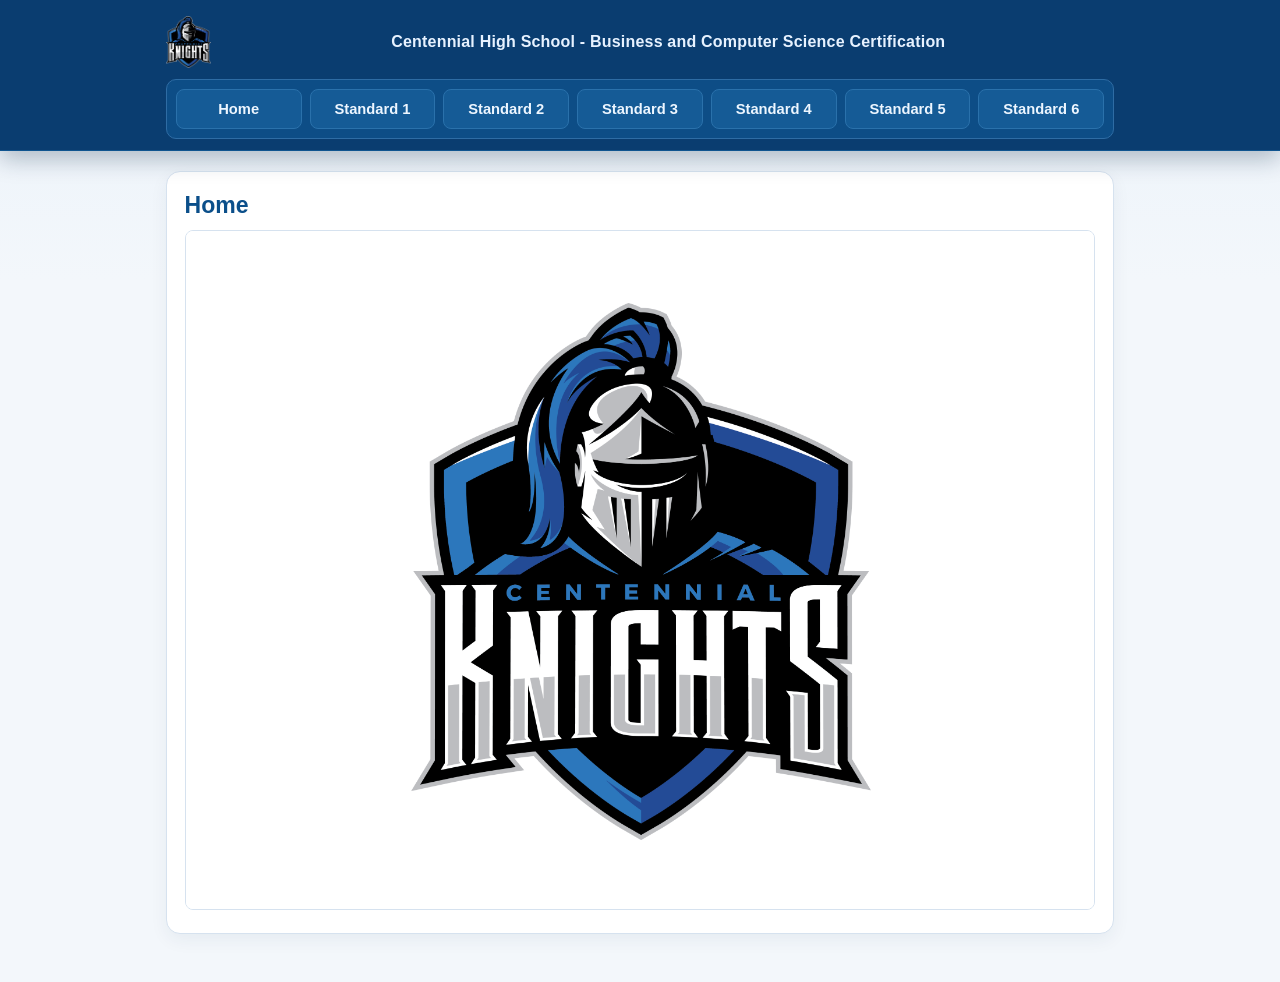
<file: IC2026/index.html>
<!doctype html>
<html lang="en">
<head>
	<meta charset="UTF-8" />
	<meta name="viewport" content="width=device-width, initial-scale=1.0" />
	<title>IC2026 | Centennial High School</title>
	<link rel="stylesheet" href="ic2026.css" />
</head>
<body>
	<header class="top-menu">
		<div class="top-menu-inner">
			<div class="brand-row">
				<img class="menu-logo" src="../images/logo.png" alt="Centennial logo" />
				<div class="site-name">Centennial High School - Business and Computer Science Certification</div>
			</div>
			<section class="section-nav" id="top">
				<div class="nav-grid" aria-label="Standard navigation">
					<a href="home.html" data-view-src="home.html" data-view-title="Home">Home</a>
					<div class="nav-item has-submenu">
						<a href="s1_curriculum_cs.html" data-view-src="s1_curriculum_cs.html" data-view-title="Standard 1 - CS Curriculum" aria-haspopup="true">Standard 1</a>
						<div class="sub-menu" aria-label="Standard 1 curriculum options">
							<a href="s1_curriculum_cs.html" data-view-src="s1_curriculum_cs.html" data-view-title="Standard 1 - CS Curriculum">CS Curriculum</a>
							<a href="s1_curriculum_biz.html" data-view-src="s1_curriculum_biz.html" data-view-title="Standard 1 - Business Curriculum">Business Curriculum</a>
						</div>
					</div>
					<div class="nav-item has-submenu">
						<a href="s2_teachers_cs.html" data-view-src="s2_teachers_cs.html" data-view-title="Standard 2 - CS Teachers" aria-haspopup="true">Standard 2</a>
						<div class="sub-menu" aria-label="Standard 2 curriculum options">
							<a href="s2_teachers_cs.html" data-view-src="s2_teachers_cs.html" data-view-title="Standard 2 - CS Teachers">CS Teachers</a>
							<a href="s2_teachers_biz.html" data-view-src="s2_teachers_biz.html" data-view-title="Standard 2 - Business Teachers">Business Teachers</a>
						</div>
					</div>
					<a href="s3_advisory.html" data-view-src="s3_advisory.html" data-view-title="Standard 3 - Advisory">Standard 3</a>
					<div class="nav-item has-submenu">
						<a href="s4_employability_cs.html" data-view-src="s4_employability_cs.html" data-view-title="Standard 4 - CS Employability" aria-haspopup="true">Standard 4</a>
						<div class="sub-menu" aria-label="Standard 4 curriculum options">
							<a href="s4_employability_cs.html" data-view-src="s4_employability_cs.html" data-view-title="Standard 4 - CS Employability">CS Employability</a>
							<a href="s4_employability_biz.html" data-view-src="s4_employability_biz.html" data-view-title="Standard 4 - Business Employability">Business Employability</a>
						</div>
					</div>
					<a href="s5_facilities.html" data-view-src="s5_facilities.html" data-view-title="Standard 5 - Facilities">Standard 5</a>
					<a href="s6_fbla.html" data-view-src="s6_fbla.html" data-view-title="Standard 6 - FBLA">Standard 6</a>
				</div>
			</section>
		</div>
	</header>

	<main>
		<section class="content-panel">
			<h1 id="content-title">Home</h1>
			<iframe
				id="content-frame"
				class="content-frame"
				title="IC2026 selected content"
				src="home.html"
			></iframe>
		</section>

	</main>
	<script src="ic2026.js"></script>
</body>
</html>
</file>
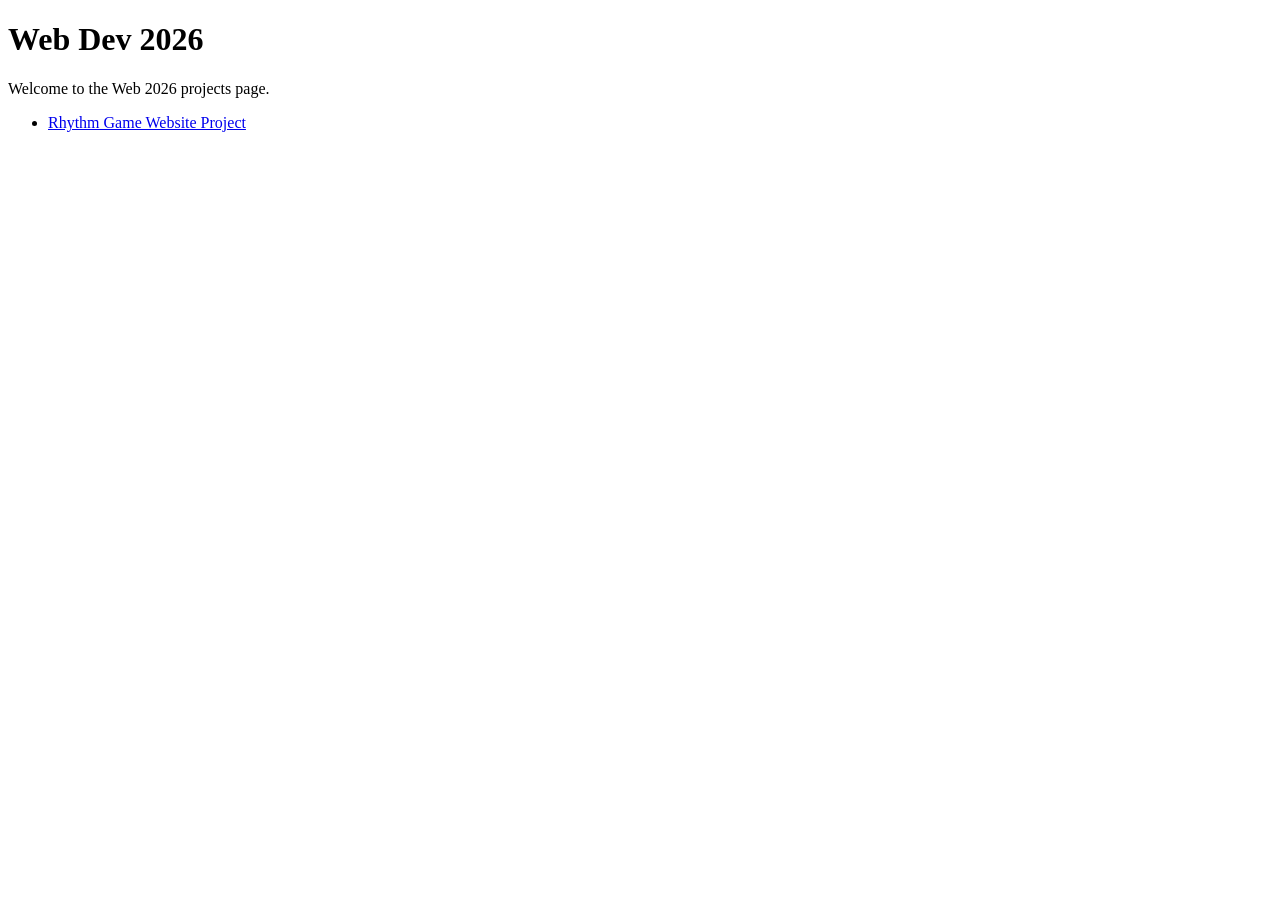
<file: web2026/index.html>
<!DOCTYPE html>
<html lang="en">
<head>
    <meta charset="UTF-8">
    <title>Web 2026</title>
</head>
<body>
    <h1>Web Dev 2026</h1>
    <p>Welcome to the Web 2026 projects page.</p>
    <ul>
        <li><a href="studentMM/rhweb.html">Rhythm Game Website Project</a></li>
    </ul>
    
</body>
</html>
</file>
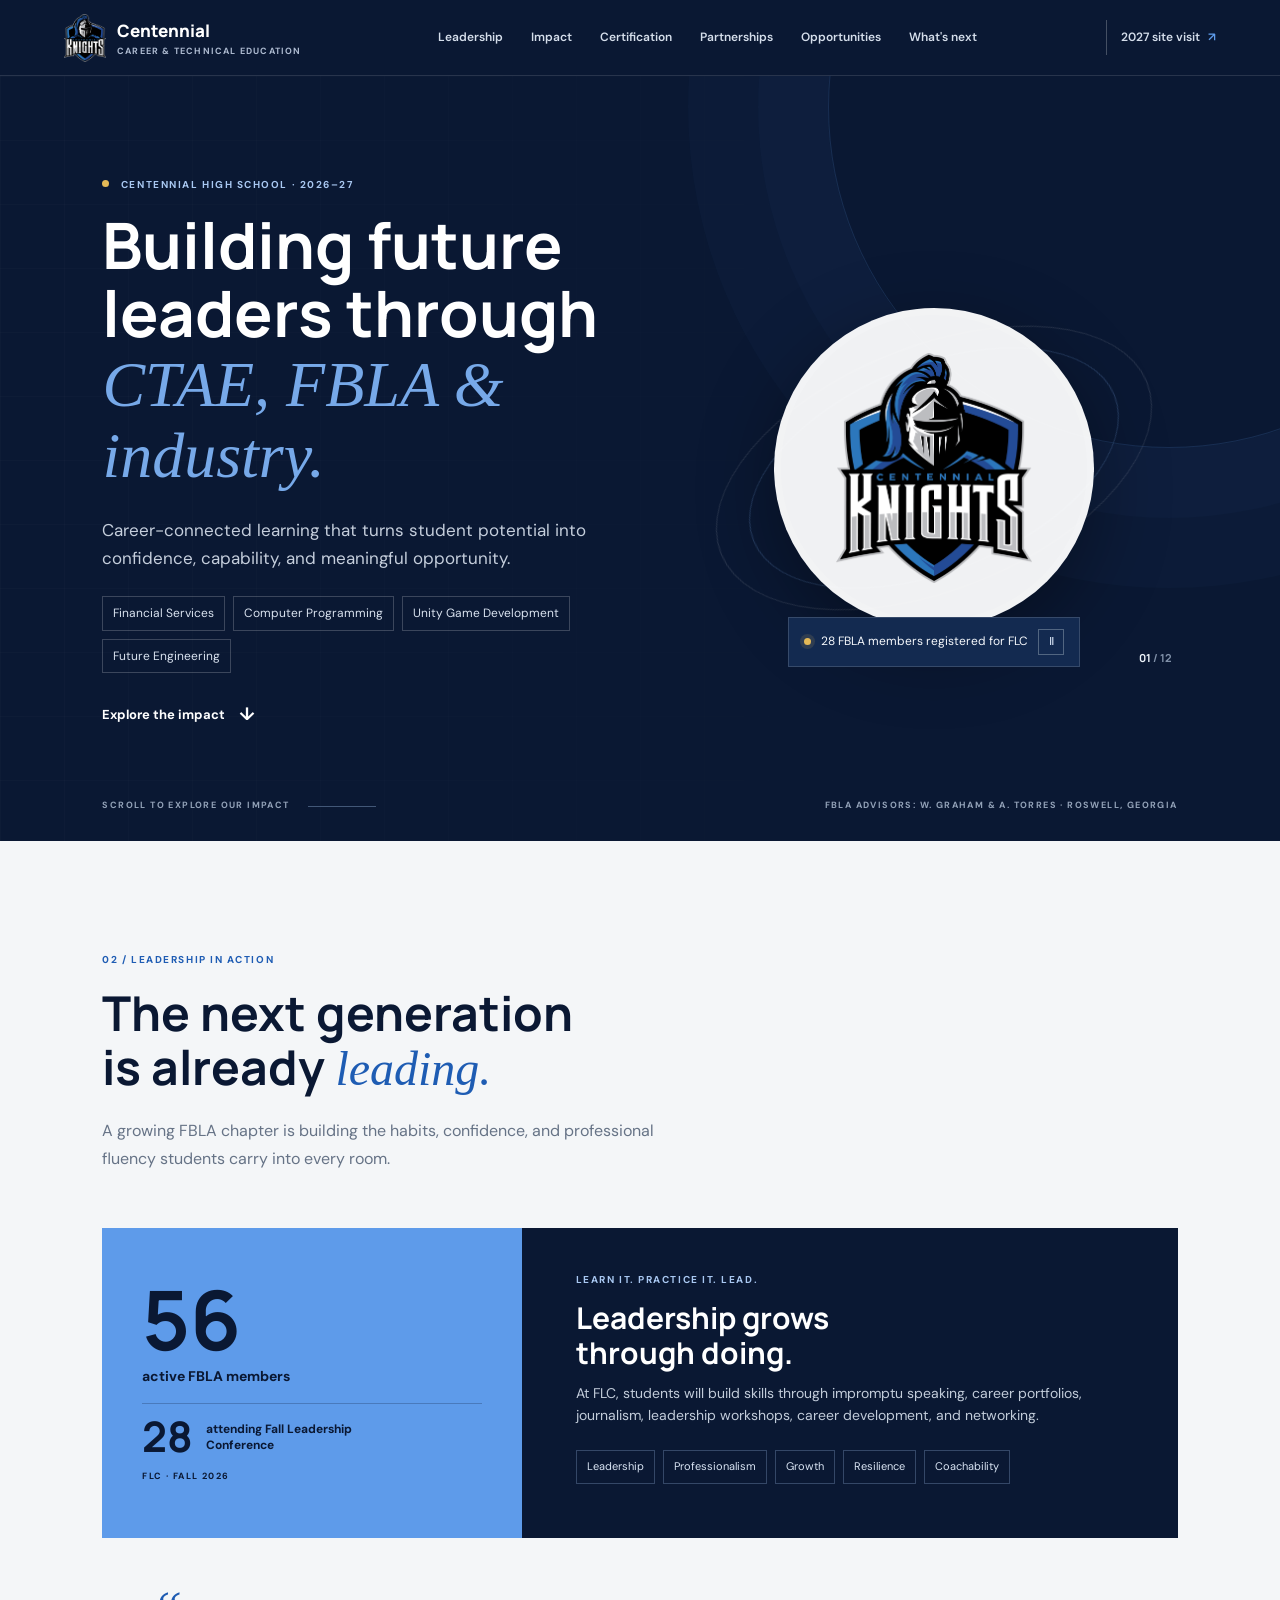
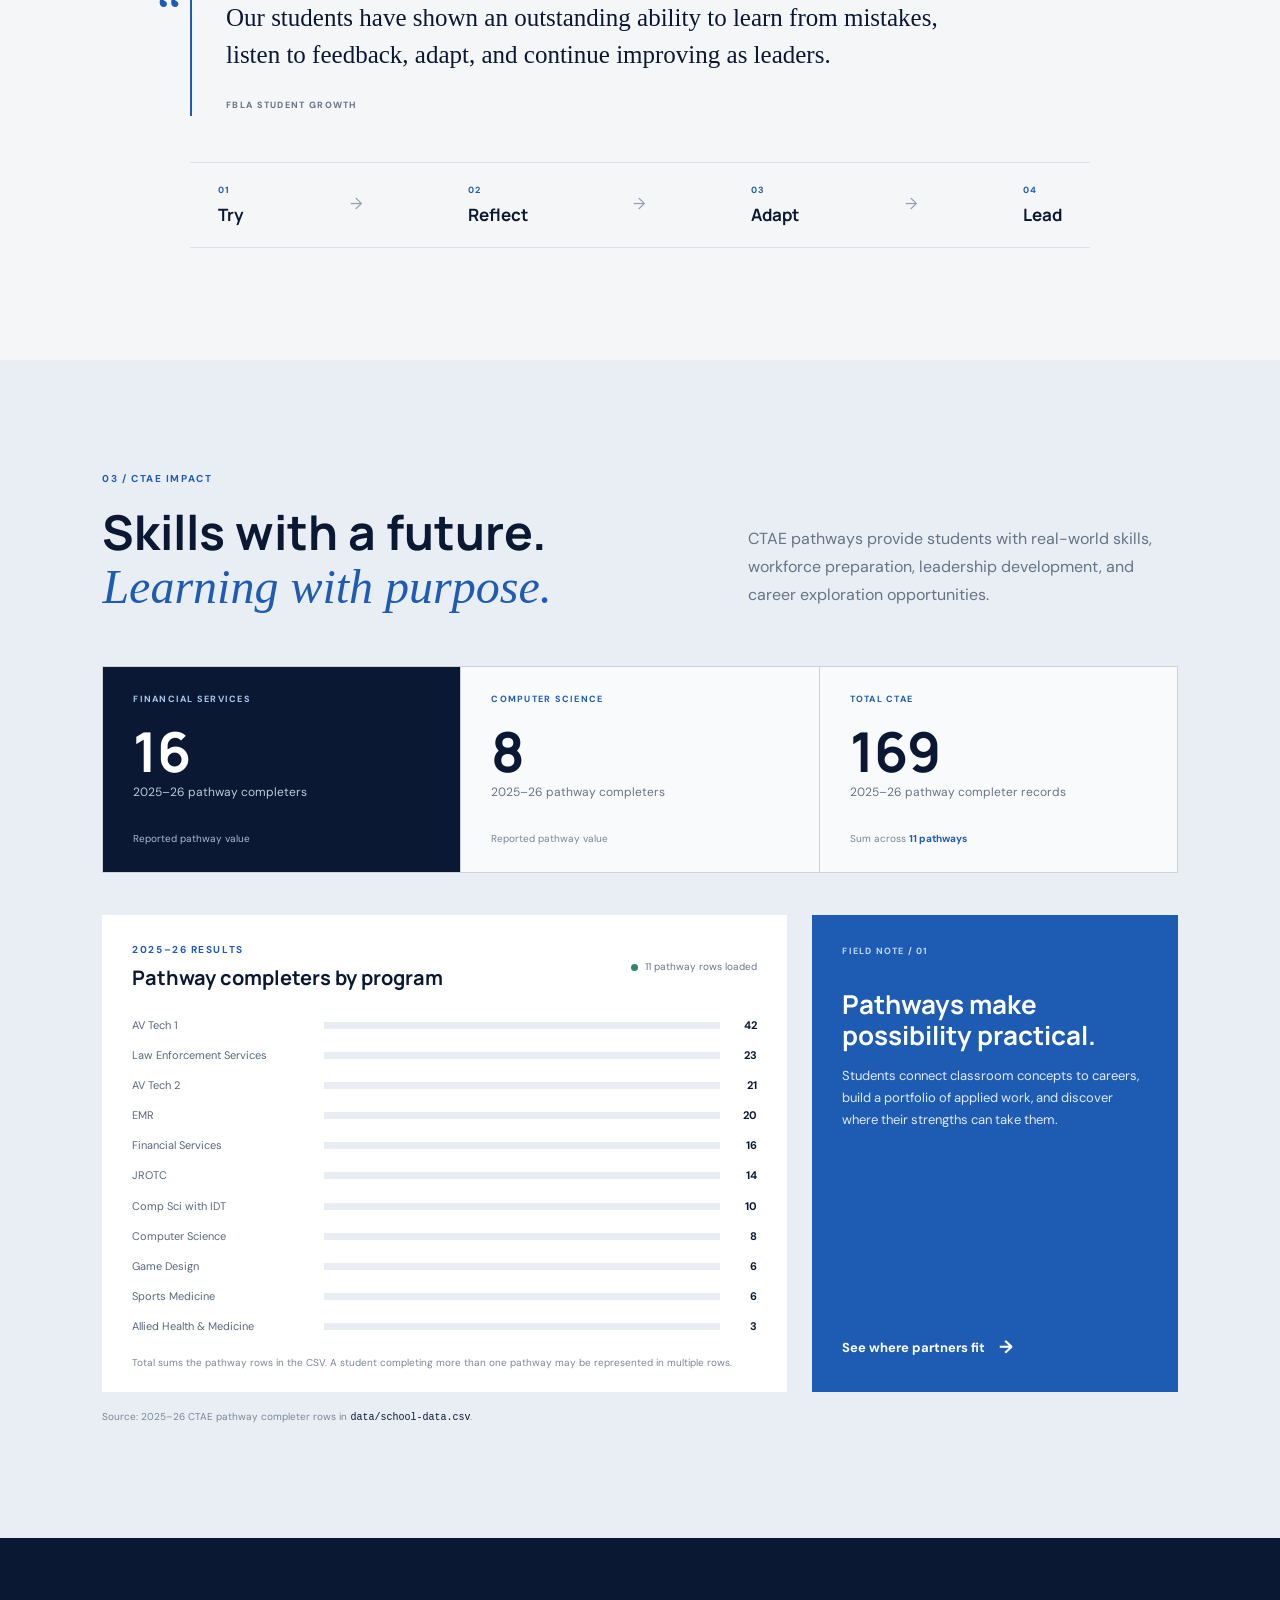
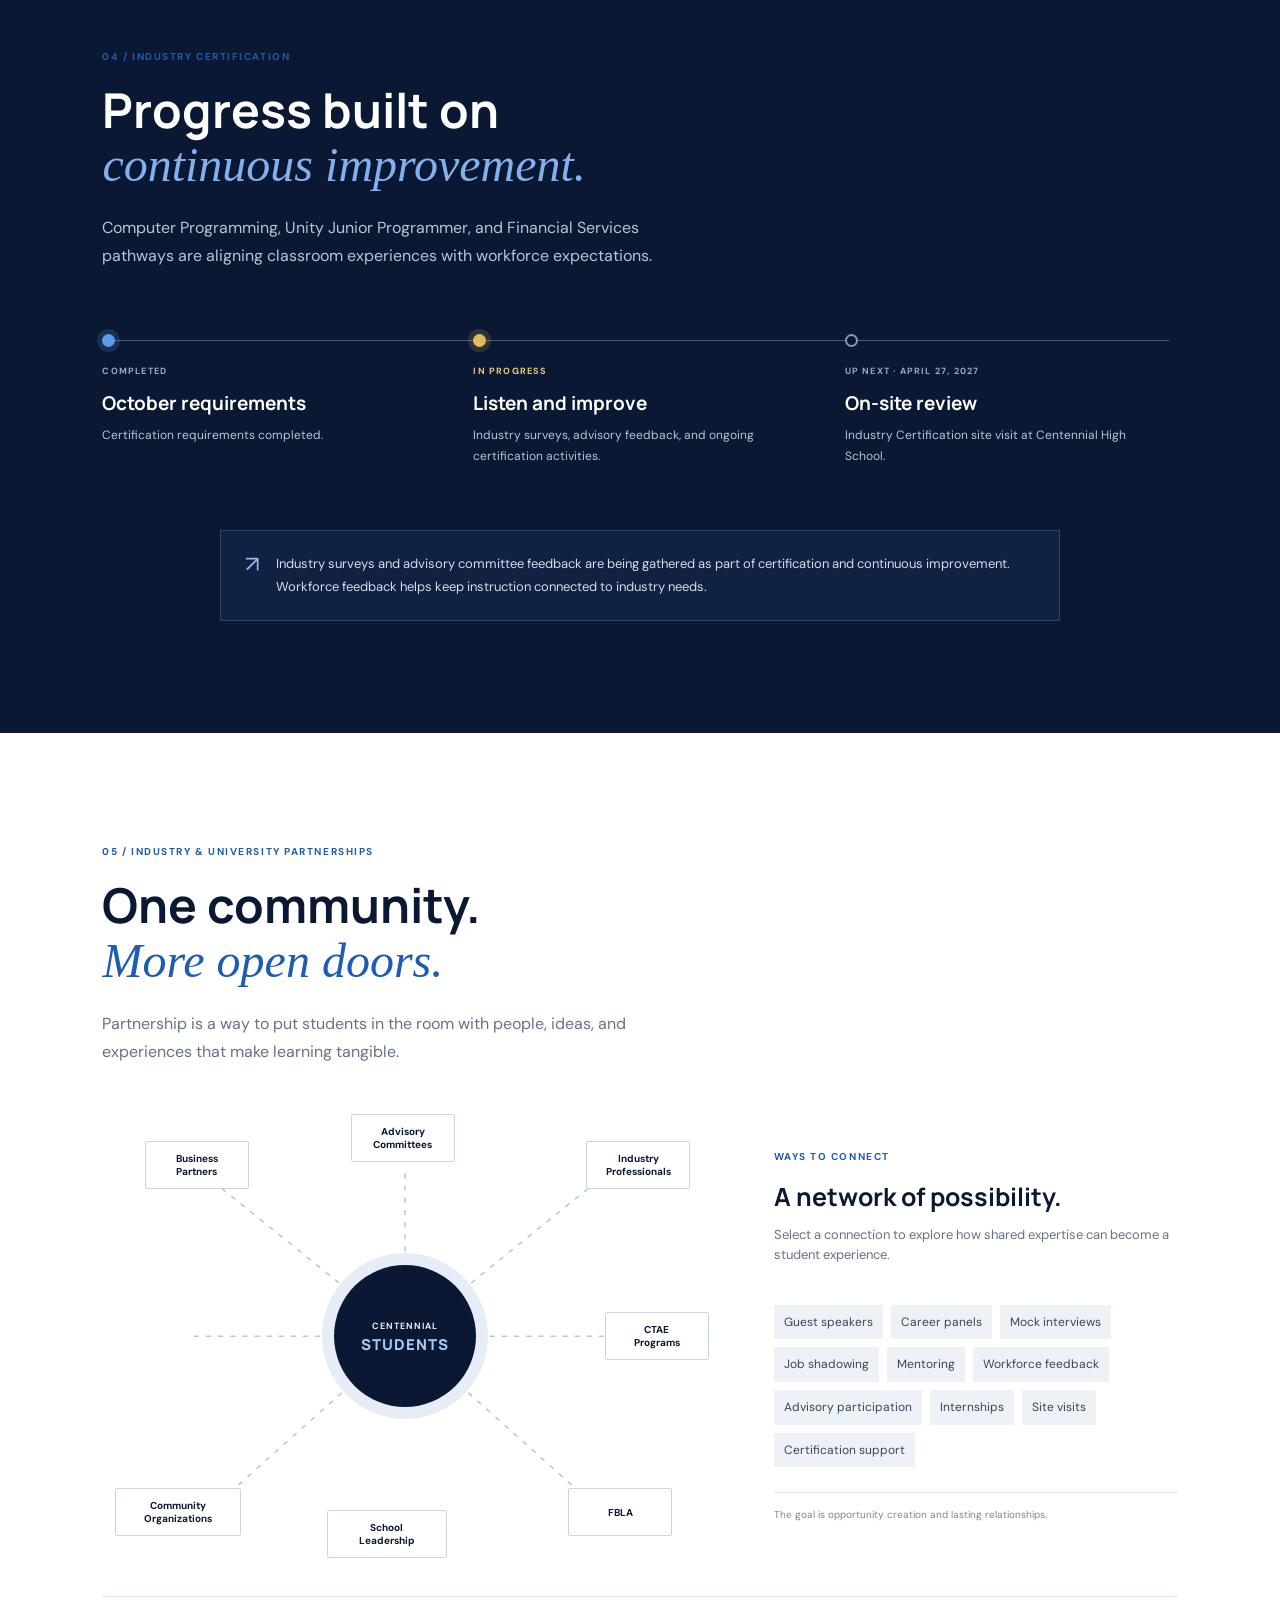
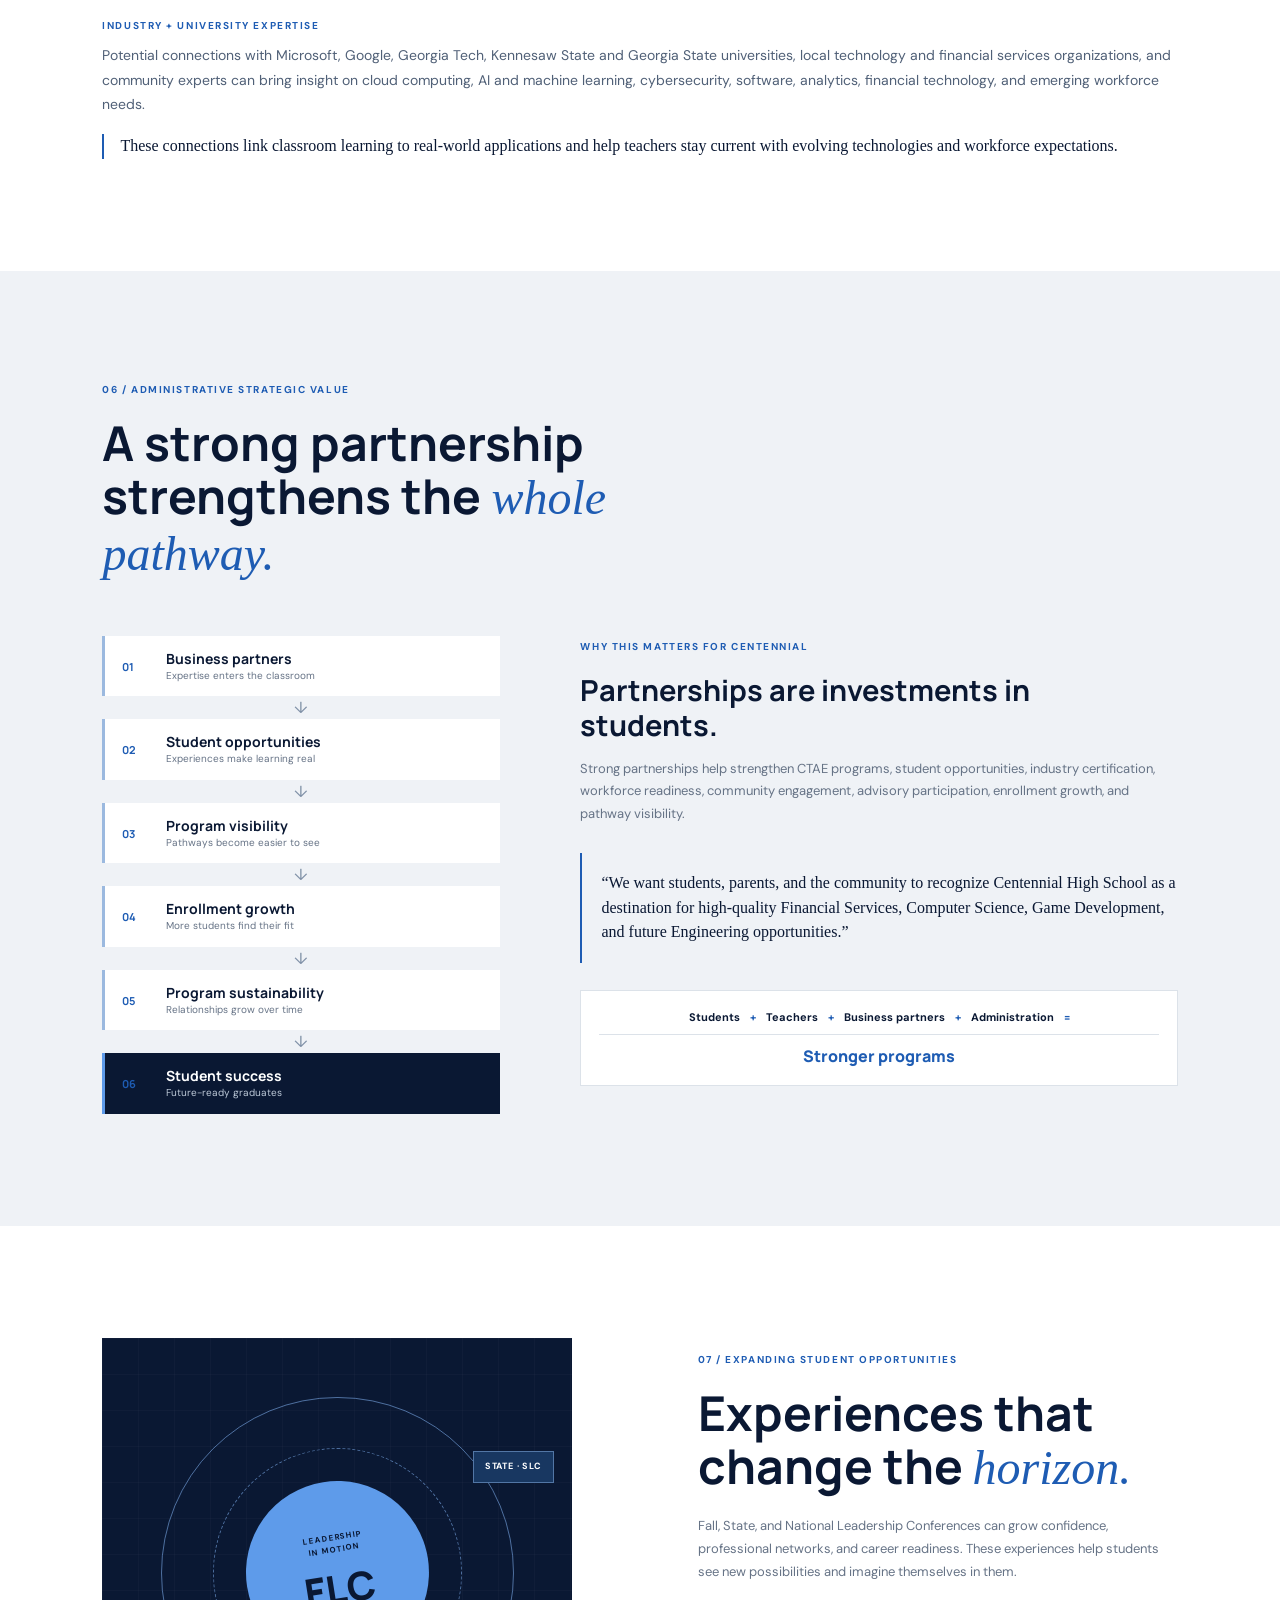
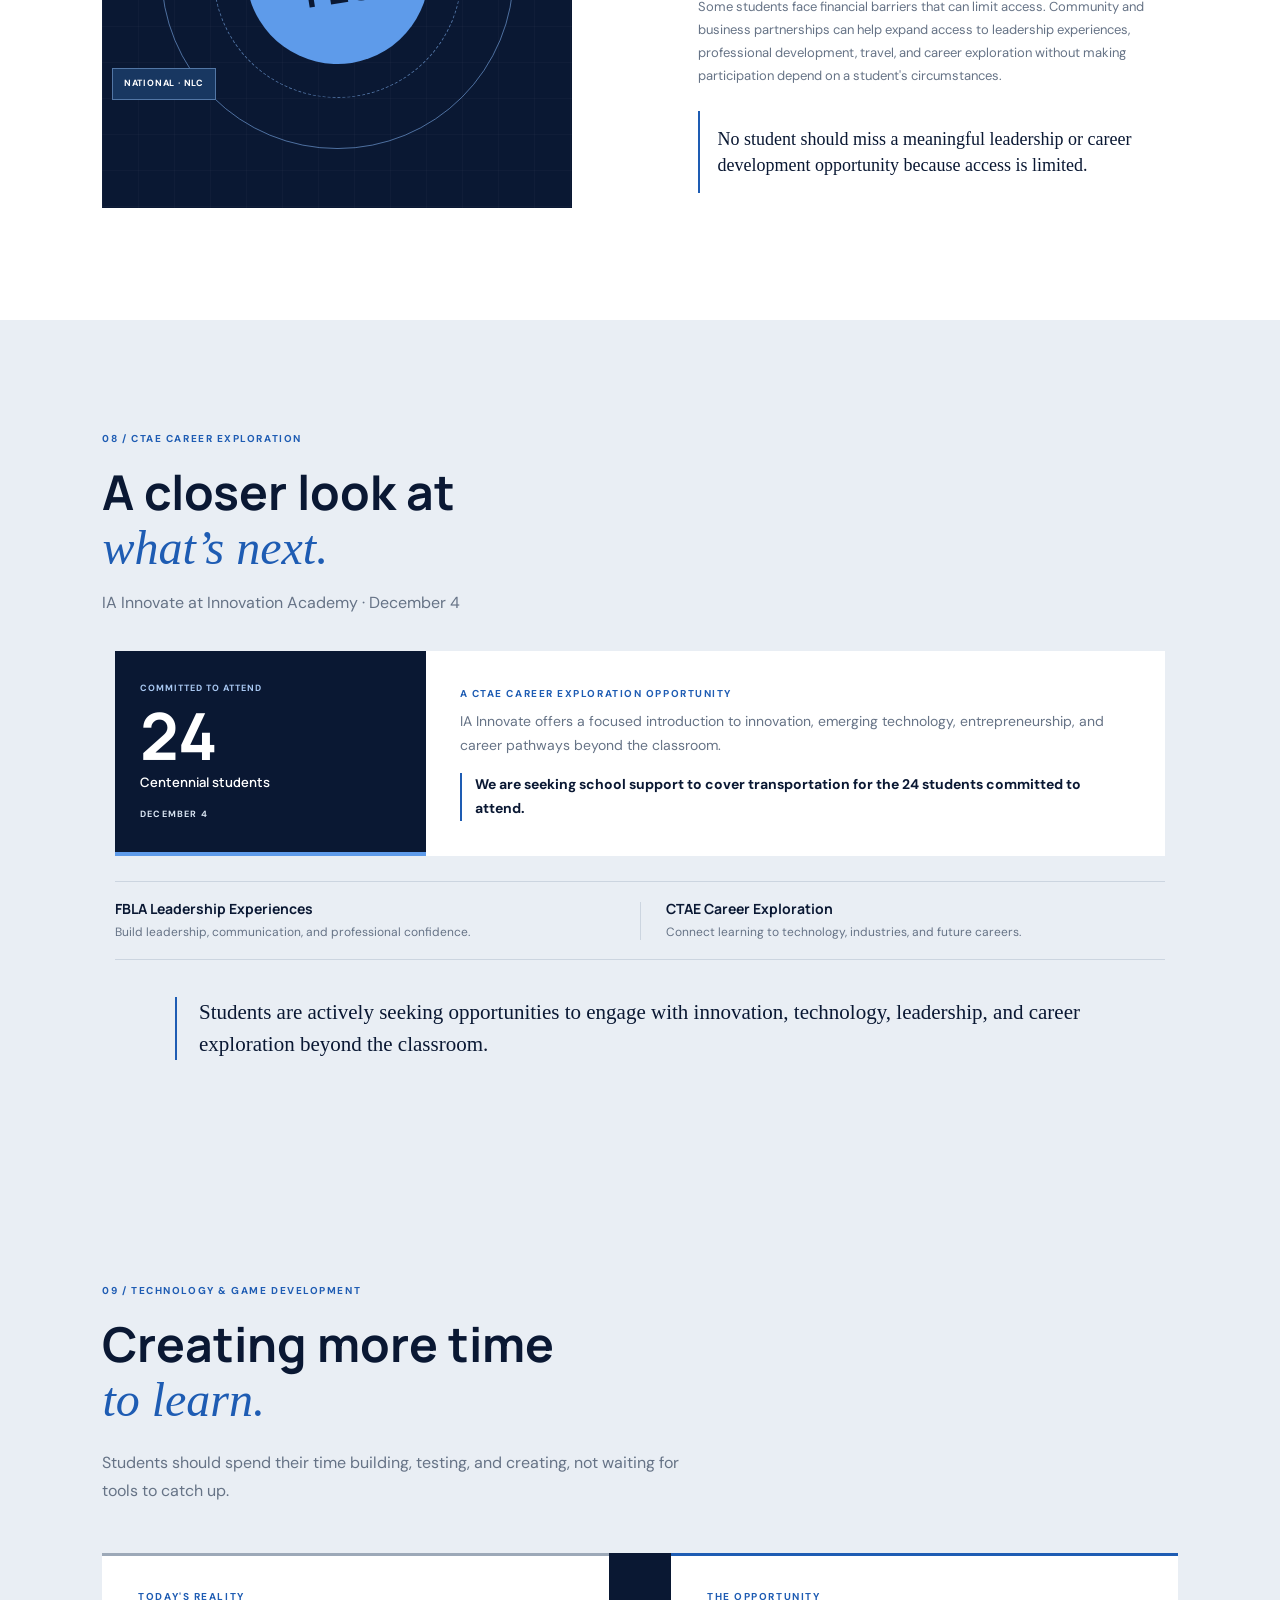
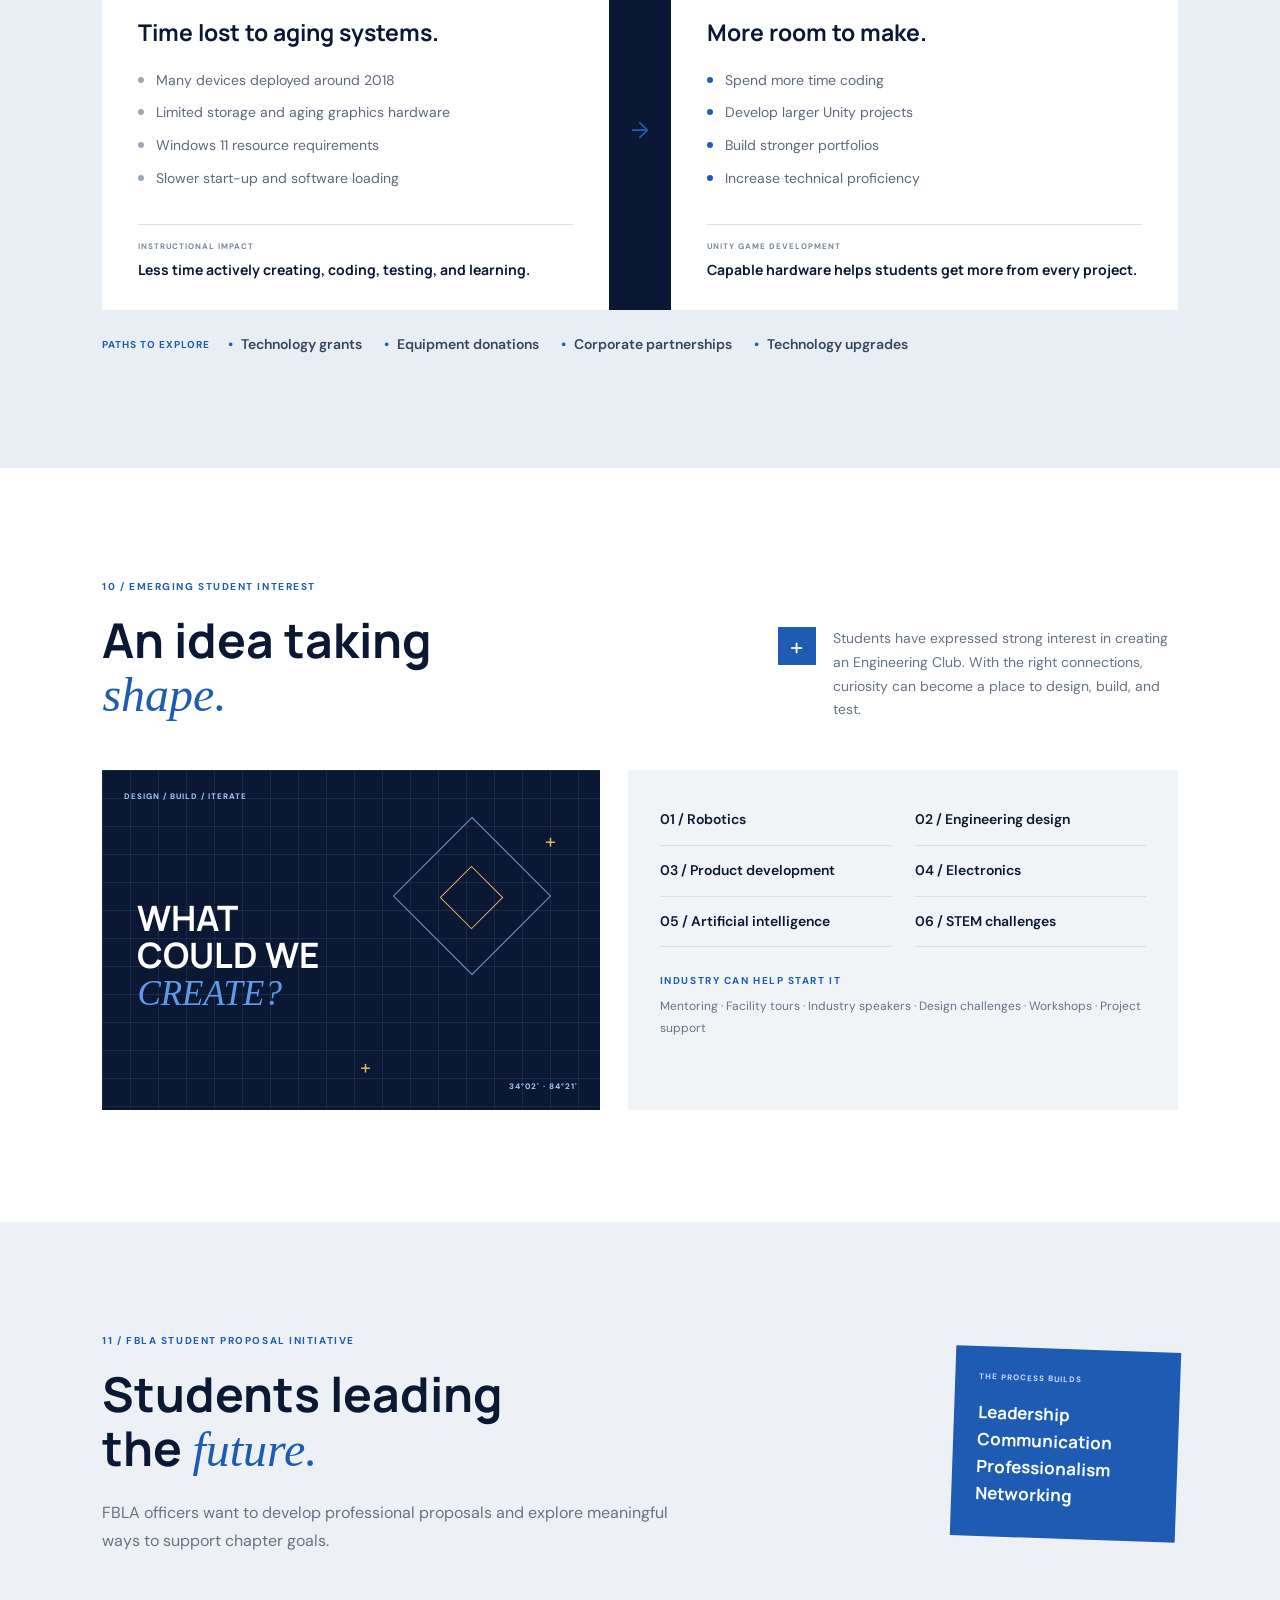
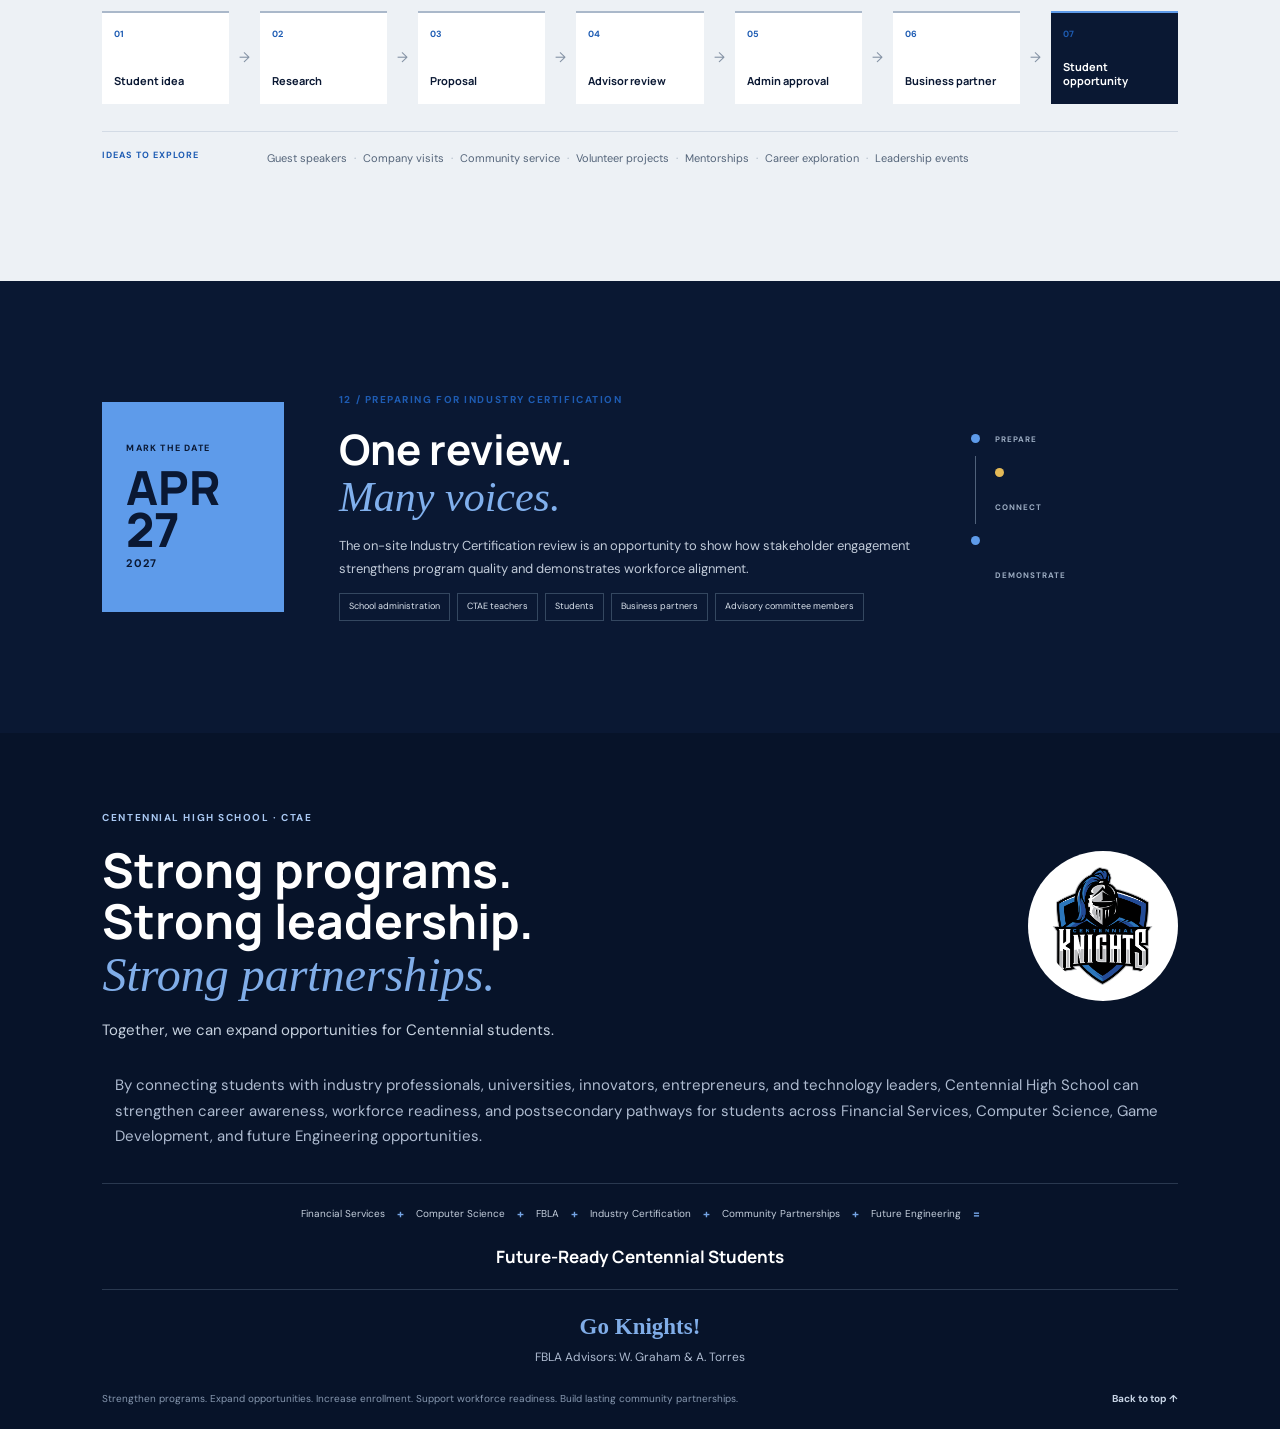
<file: IC2026/chs2026.html>
<!doctype html>
<html lang="en">
<head>
	<meta charset="utf-8">
	<meta name="viewport" content="width=device-width, initial-scale=1">
	<meta name="theme-color" content="#0a1833">
	<meta name="description" content="Centennial High School CTAE, FBLA, industry certification, and community partnership impact.">
	<title>Future-Ready Knights | Centennial High School</title>
	<link rel="preconnect" href="https://fonts.googleapis.com">
	<link rel="preconnect" href="https://fonts.gstatic.com" crossorigin>
	<link href="https://fonts.googleapis.com/css2?family=DM+Sans:wght@400;500;600;700&family=Manrope:wght@400;500;600;700;800&display=swap" rel="stylesheet">
	<link rel="stylesheet" href="chs2026.css">
	<script src="chs2026.js" defer></script>
</head>
<body>
	<a class="skip-link" href="#main">Skip to content</a>
	<header class="site-header">
		<a class="brand" href="#top" aria-label="Centennial High School, back to top">
			<img src="../images/logo.png" alt="Centennial Knights logo">
			<span><strong>Centennial</strong><small>CAREER &amp; TECHNICAL EDUCATION</small></span>
		</a>
		<nav class="primary-nav" aria-label="Page sections">
			<a href="#leadership">Leadership</a>
			<a href="#impact">Impact</a>
			<a href="#certification">Certification</a>
			<a href="#partnerships">Partnerships</a>
			<a href="#student-opportunities">Opportunities</a>
			<a href="#future">What's next</a>
		</nav>
		<a class="header-link" href="#visit">2027 site visit <span aria-hidden="true">↗</span></a>
	</header>

	<main id="main">
		<section class="hero" id="top" aria-labelledby="hero-title">
			<div class="hero-grid">
				<div class="hero-copy">
					<p class="eyebrow light"><span class="eyebrow-mark"></span> CENTENNIAL HIGH SCHOOL · 2026–27</p>
					<h1 id="hero-title">Building future leaders through <em>CTAE, FBLA &amp; industry.</em></h1>
					<p class="hero-intro">Career-connected learning that turns student potential into confidence, capability, and meaningful opportunity.</p>
					<div class="pathway-list" aria-label="Featured programs">
						<span>Financial Services</span><span>Computer Programming</span><span>Unity Game Development</span><span>Future Engineering</span>
					</div>
					<a class="text-link light-link" href="#leadership">Explore the impact <span aria-hidden="true">↓</span></a>
				</div>
				<div class="hero-art" aria-label="Centennial Knights mark">
					<div class="orbit orbit-one"></div><div class="orbit orbit-two"></div>
					<div class="hero-emblem"><img src="../images/logo.png" alt=""></div>
					  <div class="hero-caption"><span class="live-dot"></span><span id="rotating-message" aria-live="polite">28 FBLA members registered for FLC</span><button id="banner-toggle" type="button" aria-label="Pause rotating highlights">Ⅱ</button></div>
					<span class="hero-index">01 <i>/ 12</i></span>
				</div>
			</div>
			<div class="hero-bottom"><span>SCROLL TO EXPLORE OUR IMPACT</span><span class="scroll-line" aria-hidden="true"></span><span class="hero-location">FBLA ADVISORS: W. GRAHAM &amp; A. TORRES · ROSWELL, GEORGIA</span></div>
		</section>

		<section class="section leadership-section" id="leadership" aria-labelledby="leadership-title">
			<div class="section-heading reveal">
				<p class="eyebrow">02 / LEADERSHIP IN ACTION</p>
				<h2 id="leadership-title">The next generation<br>is already <em>leading.</em></h2>
				<p class="section-deck">A growing FBLA chapter is building the habits, confidence, and professional fluency students carry into every room.</p>
			</div>
			<div class="leadership-feature reveal">
				<div class="feature-number"><div class="active-members"><strong data-count="56">0</strong><span>active FBLA members</span></div><div class="flc-members"><strong data-count="28">0</strong><span>attending Fall Leadership Conference</span></div><small>FLC · FALL 2026</small></div>
				<div class="feature-detail">
					<p class="eyebrow light">LEARN IT. PRACTICE IT. LEAD.</p>
					<h3>Leadership grows<br>through doing.</h3>
					<p>At FLC, students will build skills through impromptu speaking, career portfolios, journalism, leadership workshops, career development, and networking.</p>
					<div class="tag-row"><span>Leadership</span><span>Professionalism</span><span>Growth</span><span>Resilience</span><span>Coachability</span></div>
				</div>
			</div>
			<blockquote class="quote-block reveal"><span class="quote-mark">“</span><p>Our students have shown an outstanding ability to learn from mistakes, listen to feedback, adapt, and continue improving as leaders.</p><cite>FBLA STUDENT GROWTH</cite></blockquote>
			<div class="growth-strip reveal" aria-label="Student growth cycle"><div><b>01</b><span>Try</span></div><i aria-hidden="true">→</i><div><b>02</b><span>Reflect</span></div><i aria-hidden="true">→</i><div><b>03</b><span>Adapt</span></div><i aria-hidden="true">→</i><div><b>04</b><span>Lead</span></div></div>
		</section>

		<section class="section impact-section" id="impact" aria-labelledby="impact-title">
			<div class="impact-top">
				<div class="section-heading reveal"><p class="eyebrow">03 / CTAE IMPACT</p><h2 id="impact-title">Skills with a future.<br><em>Learning with purpose.</em></h2></div>
				<p class="section-deck reveal">CTAE pathways provide students with real-world skills, workforce preparation, leadership development, and career exploration opportunities.</p>
			</div>
			<div class="metric-grid reveal" aria-label="CTAE outcome metrics">
				<article class="metric-card metric-primary"><span class="metric-label">FINANCIAL SERVICES</span><strong class="metric-value" data-csv="Financial Services">—</strong><span class="metric-caption">2025–26 pathway completers</span><small>Reported pathway value</small></article>
				<article class="metric-card"><span class="metric-label">COMPUTER SCIENCE</span><strong class="metric-value" data-csv="Computer Science">—</strong><span class="metric-caption">2025–26 pathway completers</span><small>Reported pathway value</small></article>
				<article class="metric-card"><span class="metric-label">TOTAL CTAE</span><strong class="metric-value" data-csv-total>—</strong><span class="metric-caption">2025–26 pathway completer records</span><small>Sum across <b data-pathway-count>— pathways</b></small></article>
			</div>
			<div class="impact-lower">
				<div class="program-chart reveal">
					<div class="chart-heading"><div><p class="eyebrow">2025–26 RESULTS</p><h3>Pathway completers by program</h3></div><span class="data-status" id="data-status"><i></i> Loading school data</span></div>
					<div class="bar-chart" id="program-chart" aria-label="2025–26 CTAE pathway completers by program"><p class="chart-placeholder">Pathway data will appear when the CSV is available.</p></div>
					<p class="chart-note">Total sums the pathway rows in the CSV. A student completing more than one pathway may be represented in multiple rows.</p>
				</div>
				<aside class="impact-note reveal"><span class="note-index">FIELD NOTE / 01</span><h3>Pathways make possibility practical.</h3><p>Students connect classroom concepts to careers, build a portfolio of applied work, and discover where their strengths can take them.</p><a class="text-link" href="#partnerships">See where partners fit <span aria-hidden="true">→</span></a></aside>
			</div>
			<p class="data-attribution">Source: 2025–26 CTAE pathway completer rows in <code>data/school-data.csv</code>.</p>
		</section>

		<section class="section certification-section" id="certification" aria-labelledby="certification-title">
			<div class="section-heading reveal"><p class="eyebrow">04 / INDUSTRY CERTIFICATION</p><h2 id="certification-title">Progress built on<br><em>continuous improvement.</em></h2><p class="section-deck">Computer Programming, Unity Junior Programmer, and Financial Services pathways are aligning classroom experiences with workforce expectations.</p></div>
			<div class="timeline reveal" aria-label="Industry certification timeline">
				<article class="timeline-item complete"><span class="timeline-dot"></span><p class="timeline-date">COMPLETED</p><h3>October requirements</h3><p>Certification requirements completed.</p></article>
				<article class="timeline-item current"><span class="timeline-dot"></span><p class="timeline-date">IN PROGRESS</p><h3>Listen and improve</h3><p>Industry surveys, advisory feedback, and ongoing certification activities.</p></article>
				<article class="timeline-item upcoming"><span class="timeline-dot"></span><p class="timeline-date">UP NEXT · APRIL 27, 2027</p><h3>On-site review</h3><p>Industry Certification site visit at Centennial High School.</p></article>
			</div>
			<div class="cert-callout reveal"><span class="callout-symbol" aria-hidden="true">↗</span><p>Industry surveys and advisory committee feedback are being gathered as part of certification and continuous improvement. Workforce feedback helps keep instruction connected to industry needs.</p></div>
		</section>

		<section class="section partnership-section" id="partnerships" aria-labelledby="partnership-title">
			<div class="section-heading reveal"><p class="eyebrow">05 / INDUSTRY &amp; UNIVERSITY PARTNERSHIPS</p><h2 id="partnership-title">One community.<br><em>More open doors.</em></h2><p class="section-deck">Partnership is a way to put students in the room with people, ideas, and experiences that make learning tangible.</p></div>
			<div class="network-layout reveal">
				<div class="network-map" aria-label="Centennial students connected with school and community partners">
					<svg class="network-lines" viewBox="0 0 600 440" role="img" aria-label="Connections between Centennial students and seven community partners">
						<line x1="300" y1="220" x2="114" y2="70"/><line x1="300" y1="220" x2="300" y2="52"/><line x1="300" y1="220" x2="486" y2="70"/><line x1="300" y1="220" x2="510" y2="220"/><line x1="300" y1="220" x2="468" y2="370"/><line x1="300" y1="220" x2="132" y2="370"/><line x1="300" y1="220" x2="90" y2="220"/>
					</svg>
					<div class="network-center">CENTENNIAL<br><strong>STUDENTS</strong></div>
					<button class="network-node node-a" data-partner="Business Partners">Business<br>Partners</button><button class="network-node node-b" data-partner="Advisory Committees">Advisory<br>Committees</button><button class="network-node node-c" data-partner="Industry Professionals">Industry<br>Professionals</button><button class="network-node node-d" data-partner="CTAE Programs">CTAE<br>Programs</button><button class="network-node node-e" data-partner="FBLA">FBLA</button><button class="network-node node-f" data-partner="School Leadership">School<br>Leadership</button><button class="network-node node-g" data-partner="Community Organizations">Community<br>Organizations</button>
				</div>
				<div class="opportunity-panel"><p class="eyebrow">WAYS TO CONNECT</p><h3 id="partner-title">A network of possibility.</h3><p id="partner-description" aria-live="polite">Select a connection to explore how shared expertise can become a student experience.</p><div class="opportunity-list"><span>Guest speakers</span><span>Career panels</span><span>Mock interviews</span><span>Job shadowing</span><span>Mentoring</span><span>Workforce feedback</span><span>Advisory participation</span><span>Internships</span><span>Site visits</span><span>Certification support</span></div><p class="opportunity-foot">The goal is opportunity creation and lasting relationships.</p></div>
			</div>
			<div class="expertise-summary reveal"><p class="eyebrow">INDUSTRY + UNIVERSITY EXPERTISE</p><p>Potential connections with Microsoft, Google, Georgia Tech, Kennesaw State and Georgia State universities, local technology and financial services organizations, and community experts can bring insight on cloud computing, AI and machine learning, cybersecurity, software, analytics, financial technology, and emerging workforce needs.</p><blockquote>These connections link classroom learning to real-world applications and help teachers stay current with evolving technologies and workforce expectations.</blockquote></div>
		</section>

		<section class="section strategic-section" id="strategic-value" aria-labelledby="strategic-title">
			<div class="section-heading reveal"><p class="eyebrow">06 / ADMINISTRATIVE STRATEGIC VALUE</p><h2 id="strategic-title">A strong partnership<br>strengthens the <em>whole pathway.</em></h2></div>
			<div class="value-layout">
				<div class="value-flow reveal" aria-label="How partnerships support student success">
					<div><span>01</span><strong>Business partners</strong><small>Expertise enters the classroom</small></div><i aria-hidden="true">↓</i><div><span>02</span><strong>Student opportunities</strong><small>Experiences make learning real</small></div><i aria-hidden="true">↓</i><div><span>03</span><strong>Program visibility</strong><small>Pathways become easier to see</small></div><i aria-hidden="true">↓</i><div><span>04</span><strong>Enrollment growth</strong><small>More students find their fit</small></div><i aria-hidden="true">↓</i><div><span>05</span><strong>Program sustainability</strong><small>Relationships grow over time</small></div><i aria-hidden="true">↓</i><div class="flow-end"><span>06</span><strong>Student success</strong><small>Future-ready graduates</small></div>
				</div>
				<div class="value-copy reveal"><p class="eyebrow">WHY THIS MATTERS FOR CENTENNIAL</p><h3>Partnerships are investments in students.</h3><p>Strong partnerships help strengthen CTAE programs, student opportunities, industry certification, workforce readiness, community engagement, advisory participation, enrollment growth, and pathway visibility.</p><blockquote>“We want students, parents, and the community to recognize Centennial High School as a destination for high-quality Financial Services, Computer Science, Game Development, and future Engineering opportunities.”</blockquote><div class="equation" aria-label="Students plus teachers plus business partners plus administration equals stronger programs"><span>Students</span><b>+</b><span>Teachers</span><b>+</b><span>Business partners</span><b>+</b><span>Administration</span><b>=</b><strong>Stronger programs</strong></div></div>
			</div>
		</section>

		<section class="section access-section" id="experiences" aria-labelledby="access-title">
			<div class="access-art reveal"><div class="access-ring ring-one"></div><div class="access-ring ring-two"></div><div class="access-center"><span>LEADERSHIP<br>IN MOTION</span><b>FLC</b></div><div class="access-label label-one">STATE · SLC</div><div class="access-label label-two">NATIONAL · NLC</div></div>
			<div class="access-copy reveal"><p class="eyebrow">07 / EXPANDING STUDENT OPPORTUNITIES</p><h2 id="access-title">Experiences that<br>change the <em>horizon.</em></h2><p>Fall, State, and National Leadership Conferences can grow confidence, professional networks, and career readiness. These experiences help students see new possibilities and imagine themselves in them.</p><p>Some students face financial barriers that can limit access. Community and business partnerships can help expand access to leadership experiences, professional development, travel, and career exploration without making participation depend on a student's circumstances.</p><blockquote>No student should miss a meaningful leadership or career development opportunity because access is limited.</blockquote></div>
		</section>

		<section class="section ia-section" id="student-opportunities" aria-labelledby="ia-title">
			<div class="section-heading reveal"><p class="eyebrow">08 / CTAE CAREER EXPLORATION</p><h2 id="ia-title">A closer look at<br><em>what’s next.</em></h2><p class="section-deck">IA Innovate at Innovation Academy · December 4</p></div>
			<div class="ia-summary reveal">
				<div class="ia-commitment"><span>COMMITTED TO ATTEND</span><strong>24</strong><b>Centennial students</b><small>DECEMBER 4</small></div>
				<div class="ia-summary-copy"><p class="eyebrow">A CTAE CAREER EXPLORATION OPPORTUNITY</p><p>IA Innovate offers a focused introduction to innovation, emerging technology, entrepreneurship, and career pathways beyond the classroom.</p><p class="transportation-request">We are seeking school support to cover transportation for the 24 students committed to attend.</p></div>
			</div>
			<div class="experience-distinction reveal"><p><strong>FBLA Leadership Experiences</strong><span>Build leadership, communication, and professional confidence.</span></p><i aria-hidden="true"></i><p><strong>CTAE Career Exploration</strong><span>Connect learning to technology, industries, and future careers.</span></p></div>
			<p class="ia-message reveal">Students are actively seeking opportunities to engage with innovation, technology, leadership, and career exploration beyond the classroom.</p>
		</section>

		<section class="section technology-section" id="technology" aria-labelledby="technology-title">
			<div class="section-heading reveal"><p class="eyebrow">09 / TECHNOLOGY &amp; GAME DEVELOPMENT</p><h2 id="technology-title">Creating more time<br><em>to learn.</em></h2><p class="section-deck">Students should spend their time building, testing, and creating, not waiting for tools to catch up.</p></div>
			<div class="tech-compare reveal">
				<article class="tech-side tech-current"><p class="eyebrow">TODAY'S REALITY</p><h3>Time lost to aging systems.</h3><ul><li>Many devices deployed around 2018</li><li>Limited storage and aging graphics hardware</li><li>Windows 11 resource requirements</li><li>Slower start-up and software loading</li></ul><div class="tech-impact"><span>INSTRUCTIONAL IMPACT</span><strong>Less time actively creating, coding, testing, and learning.</strong></div></article>
				<div class="tech-divider" aria-hidden="true"><span>→</span></div>
				<article class="tech-side tech-future"><p class="eyebrow">THE OPPORTUNITY</p><h3>More room to make.</h3><ul><li>Spend more time coding</li><li>Develop larger Unity projects</li><li>Build stronger portfolios</li><li>Increase technical proficiency</li></ul><div class="tech-impact"><span>UNITY GAME DEVELOPMENT</span><strong>Capable hardware helps students get more from every project.</strong></div></article>
			</div>
			<div class="support-line reveal"><span>PATHS TO EXPLORE</span><ul class="support-options"><li>Technology grants</li><li>Equipment donations</li><li>Corporate partnerships</li><li>Technology upgrades</li></ul></div>
		</section>

		<section class="section engineering-section" id="future" aria-labelledby="engineering-title">
			<div class="engineering-header reveal"><div class="section-heading"><p class="eyebrow">10 / EMERGING STUDENT INTEREST</p><h2 id="engineering-title">An idea taking<br><em>shape.</em></h2></div><div class="engineering-intro"><span class="interest-mark" aria-hidden="true">+</span><p>Students have expressed strong interest in creating an Engineering Club. With the right connections, curiosity can become a place to design, build, and test.</p></div></div>
			<div class="engineering-grid reveal"><div class="engineering-visual"><div class="blueprint-grid"></div><div class="blueprint-label">DESIGN / BUILD / ITERATE</div><div class="blueprint-shape shape-one"></div><div class="blueprint-shape shape-two"></div><div class="blueprint-cross cross-one">+</div><div class="blueprint-cross cross-two">+</div><strong>WHAT<br>COULD WE<br><em>CREATE?</em></strong><span class="blueprint-coord">34°02' · 84°21'</span></div><div class="engineering-info"><div class="focus-list"><span>01 / Robotics</span><span>02 / Engineering design</span><span>03 / Product development</span><span>04 / Electronics</span><span>05 / Artificial intelligence</span><span>06 / STEM challenges</span></div><div class="partner-roles"><p class="eyebrow">INDUSTRY CAN HELP START IT</p><p>Mentoring · Facility tours · Industry speakers · Design challenges · Workshops · Project support</p></div></div></div>
		</section>

		<section class="section proposal-section" id="student-proposals" aria-labelledby="proposal-title">
			<div class="proposal-head reveal"><div class="section-heading"><p class="eyebrow">11 / FBLA STUDENT PROPOSAL INITIATIVE</p><h2 id="proposal-title">Students leading<br>the <em>future.</em></h2><p class="section-deck">FBLA officers want to develop professional proposals and explore meaningful ways to support chapter goals.</p></div><div class="skill-stamp"><span>THE PROCESS BUILDS</span><strong>Leadership<br>Communication<br>Professionalism<br>Networking</strong></div></div>
			<div class="proposal-flow reveal" aria-label="Student proposal process"><div><small>01</small><strong>Student idea</strong></div><i>→</i><div><small>02</small><strong>Research</strong></div><i>→</i><div><small>03</small><strong>Proposal</strong></div><i>→</i><div><small>04</small><strong>Advisor review</strong></div><i>→</i><div><small>05</small><strong>Admin approval</strong></div><i>→</i><div><small>06</small><strong>Business partner</strong></div><i>→</i><div class="proposal-outcome"><small>07</small><strong>Student opportunity</strong></div></div>
			<div class="proposal-bottom reveal"><span>IDEAS TO EXPLORE</span><p>Guest speakers <i>·</i> Company visits <i>·</i> Community service <i>·</i> Volunteer projects <i>·</i> Mentorships <i>·</i> Career exploration <i>·</i> Leadership events</p></div>
		</section>

		<section class="section visit-section" id="visit" aria-labelledby="visit-title">
			<div class="visit-date reveal"><span>MARK THE DATE</span><strong>APR<br>27</strong><small>2027</small></div>
			<div class="visit-copy reveal"><p class="eyebrow">12 / PREPARING FOR INDUSTRY CERTIFICATION</p><h2 id="visit-title">One review.<br><em>Many voices.</em></h2><p>The on-site Industry Certification review is an opportunity to show how stakeholder engagement strengthens program quality and demonstrates workforce alignment.</p><div class="stakeholder-list"><span>School administration</span><span>CTAE teachers</span><span>Students</span><span>Business partners</span><span>Advisory committee members</span></div></div>
			<div class="visit-rail reveal"><span class="rail-dot"></span><span class="rail-line"></span><span class="rail-dot"></span><span class="rail-line"></span><span class="rail-dot"></span><small>PREPARE</small><small>CONNECT</small><small>DEMONSTRATE</small></div>
		</section>
	</main>

	<footer class="final-section" id="close">
		<div class="footer-top"><div><p class="eyebrow light">CENTENNIAL HIGH SCHOOL · CTAE</p><h2>Strong programs.<br>Strong leadership.<br><em>Strong partnerships.</em></h2><p class="footer-subtitle">Together, we can expand opportunities for Centennial students.</p></div><img src="../images/logo.png" alt="Centennial Knights logo"></div>
		<p class="footer-body">By connecting students with industry professionals, universities, innovators, entrepreneurs, and technology leaders, Centennial High School can strengthen career awareness, workforce readiness, and postsecondary pathways for students across Financial Services, Computer Science, Game Development, and future Engineering opportunities.</p>
		<div class="final-equation" aria-label="Financial Services plus Computer Science plus FBLA plus Industry Certification plus Community Partnerships plus Future Engineering Opportunities equals Future-Ready Centennial Students"><span>Financial Services</span><b>+</b><span>Computer Science</span><b>+</b><span>FBLA</span><b>+</b><span>Industry Certification</span><b>+</b><span>Community Partnerships</span><b>+</b><span>Future Engineering</span><b>=</b><strong>Future-Ready Centennial Students</strong></div>
		<p class="go-knights">Go Knights!</p>
		<p class="advisor-credit">FBLA Advisors: W. Graham &amp; A. Torres</p>
		<div class="footer-bottom"><p>Strengthen programs. Expand opportunities. Increase enrollment. Support workforce readiness. Build lasting community partnerships.</p><a href="#top">Back to top ↑</a></div>
	</footer>
</body>
</html>
</file>
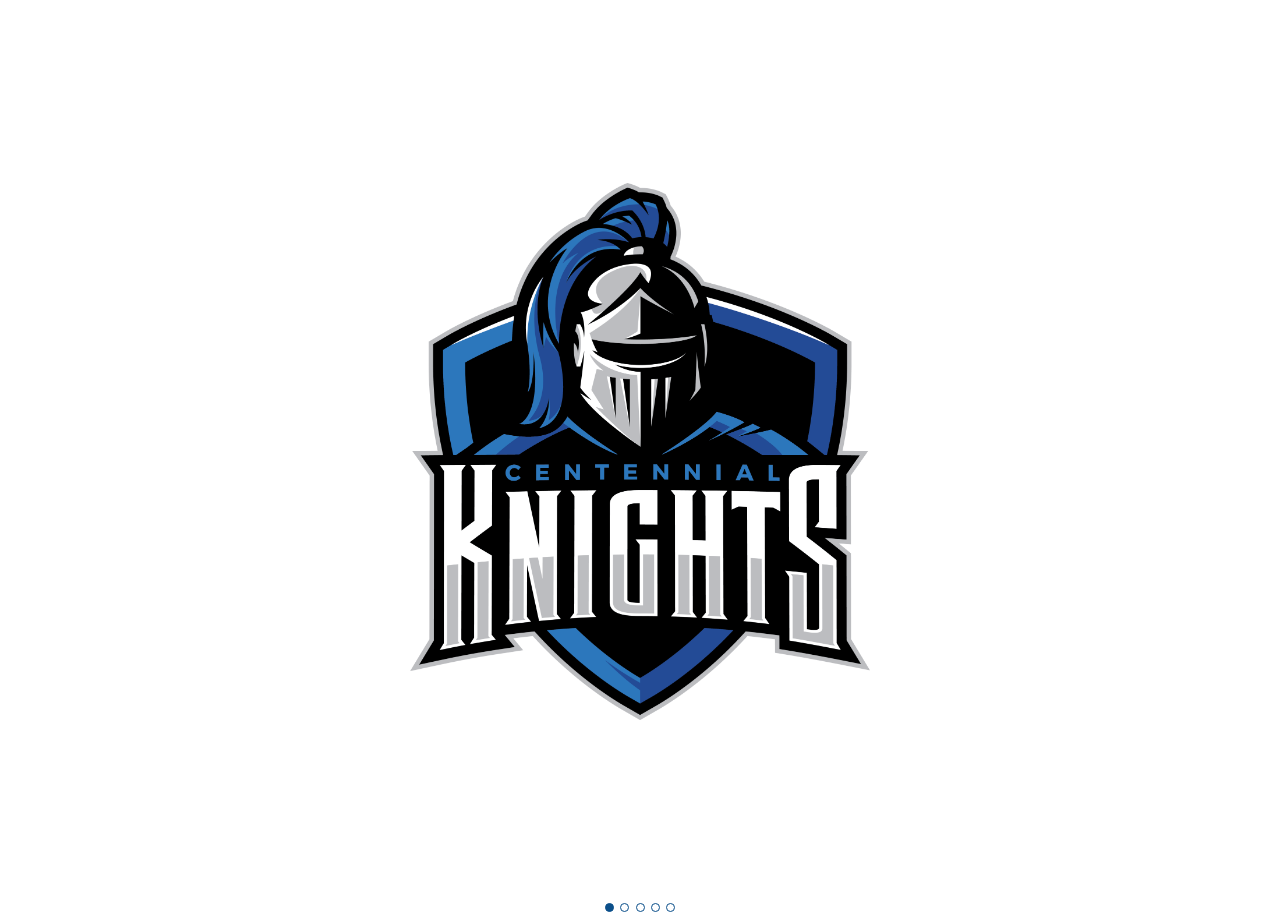
<file: IC2026/home.html>
<!doctype html>
<html lang="en">
<head>
  <meta charset="UTF-8" />
  <meta name="viewport" content="width=device-width, initial-scale=1.0" />
  <title>IC2026 Home</title>
  <link rel="stylesheet" href="standard-content.css" />
  <style>
    html, body {
      height: 100%;
    }

    main {
      height: 100vh;
      display: flex;
      flex-direction: column;
      padding: 0.75rem 1rem;
    }

    .dashboard-carousel {
      position: relative;
      flex: 1;
      display: flex;
      flex-direction: column;
      min-height: 0;
      overflow: hidden;
    }

    .carousel-track {
      position: relative;
      flex: 1;
      min-height: 0;
    }

    .carousel-slide {
      position: absolute;
      inset: 0;
      display: flex;
      flex-direction: column;
      align-items: center;
      justify-content: center;
      gap: 0.5rem;
      opacity: 0;
      visibility: hidden;
      transition: opacity 1.6s ease;
      text-align: center;
    }

    .carousel-slide.active {
      opacity: 1;
      visibility: visible;
    }

    .carousel-slide h2 {
      margin: 0;
      color: #0b4f8a;
      font-size: clamp(1.3rem, 2.8vw, 1.9rem);
    }

    .slide-subtitle {
      margin: 0;
      color: #25486d;
      font-weight: 600;
      font-size: clamp(1rem, 1.8vw, 1.25rem);
    }

    .slide-logo {
      width: min(62vw, 460px);
      max-width: 90%;
      height: auto;
    }

    .slide-tagline {
      margin: 0;
      color: #0b4f8a;
      font-weight: 700;
      font-size: clamp(1.1rem, 2.4vw, 1.6rem);
    }

    .slide-subtext {
      margin: 0;
      color: #25486d;
      font-size: clamp(0.95rem, 1.6vw, 1.15rem);
    }

    .slide-mission-img {
      width: min(50vw, 380px);
      max-width: 90%;
      height: auto;
    }

    .carousel-slide canvas {
      width: 100%;
      max-width: 900px;
      height: auto;
    }

    .carousel-dots {
      display: flex;
      justify-content: center;
      gap: 0.4rem;
      margin-top: 0.75rem;
    }

    .carousel-dot {
      width: 9px;
      height: 9px;
      border-radius: 50%;
      border: 1px solid #0b4f8a;
      background: #fff;
      padding: 0;
      cursor: pointer;
    }

    .carousel-dot.active {
      background: #0b4f8a;
    }
  </style>
</head>
<body class="home-page">
  <main>
    <div class="dashboard-carousel" id="dashboardCarousel">
      <div class="carousel-track" id="carouselTrack">
        <div class="carousel-slide active" data-slide="0">
          <img class="slide-logo" src="../images/logo.png" alt="Centennial High School logo" />
        </div>
        <div class="carousel-slide" data-slide="1">
          <h2>Mission and Vision</h2>
          <p class="slide-tagline">Centennial Knights Collaborate. Think. Learn. Create.</p>
          <p class="slide-subtext">The PK-12 Centennial Schools</p>
          <img class="slide-mission-img" src="Mission.png" alt="Centennial Schools Mission" />
        </div>
        <div class="carousel-slide" data-slide="2">
          <h2>Grade Level Enrollment</h2>
          <p class="slide-subtitle" id="enrollmentSubtitle"></p>
          <canvas id="enrollmentChart"></canvas>
        </div>
        <div class="carousel-slide" data-slide="3">
          <h2>Student Demographics</h2>
          <canvas id="demographicsChart"></canvas>
          <p class="slide-subtitle" id="genderSubtitle"></p>
        </div>
        <div class="carousel-slide" data-slide="4">
          <h2>CTAE Pathway Completers</h2>
          <canvas id="ctaeChart"></canvas>
        </div>
      </div>
      <div class="carousel-dots" id="carouselDots"></div>
    </div>
  </main>
  <script src="data/dashboard.js"></script>
</body>
</html>
</file>
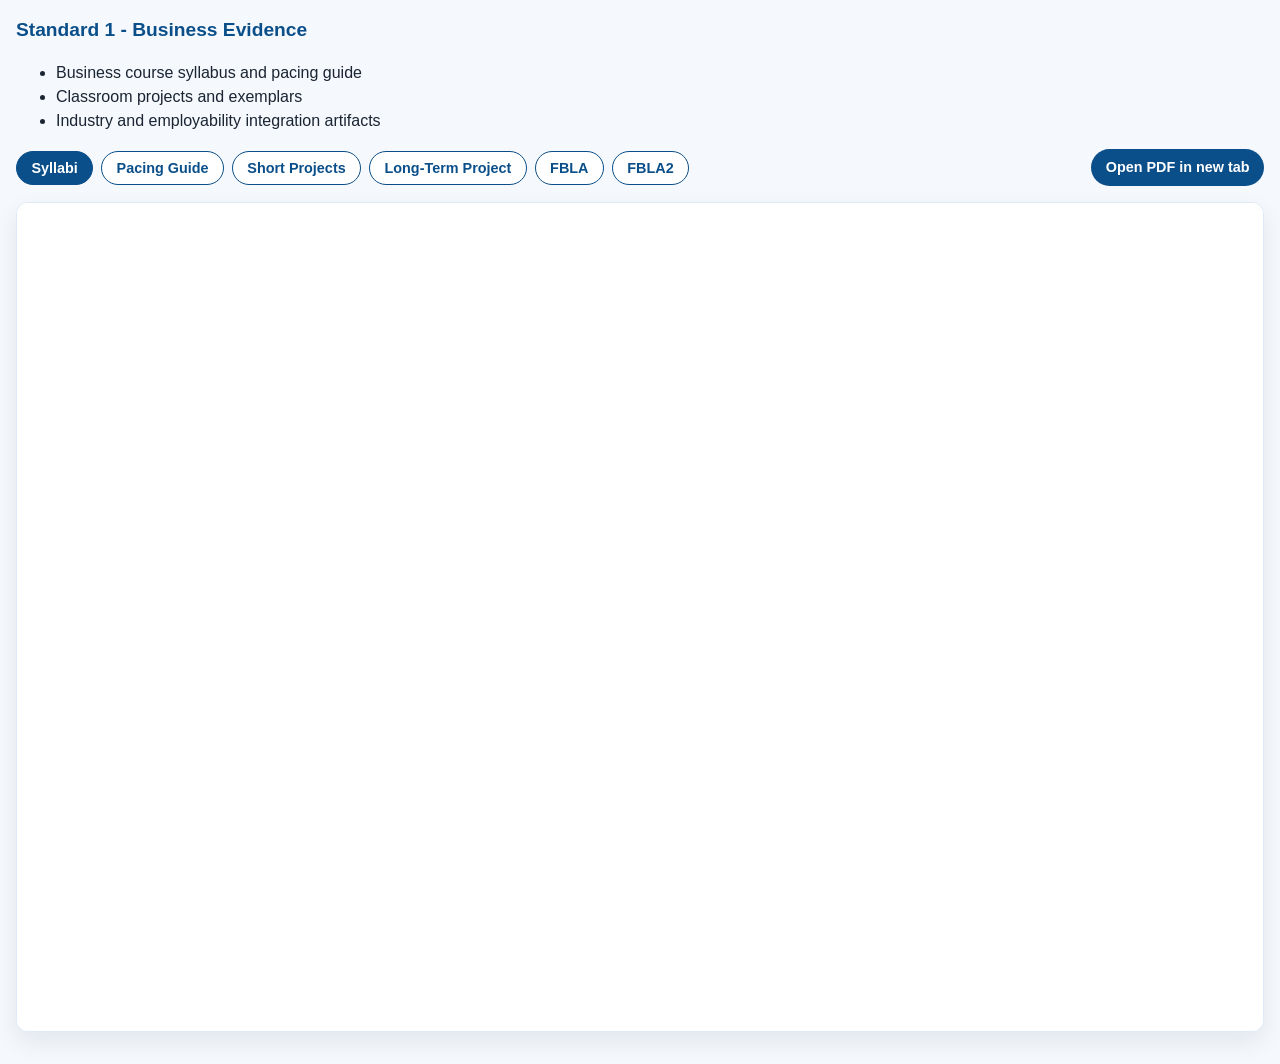
<file: IC2026/s1_curriculum_biz.html>
<!doctype html>
<html lang="en">
<head>
  <meta charset="UTF-8" />
  <meta name="viewport" content="width=device-width, initial-scale=1.0" />
  <title>Standard 1 - Business</title>
  <link rel="stylesheet" href="standard-content.css" />
  <style>
    body {
      background: #f5f8fc;
    }

    main {
      padding: 1rem 1rem 2rem;
    }

    .toolbar {
      display: flex;
      align-items: center;
      justify-content: space-between;
      gap: 1rem;
      margin-bottom: 1rem;
      flex-wrap: wrap;
    }

    .doc-tabs {
      display: flex;
      gap: 0.5rem;
      flex-wrap: wrap;
    }

    .doc-tabs button {
      padding: 0.5rem 0.9rem;
      border: 1px solid #0b4f8a;
      border-radius: 999px;
      background: #fff;
      color: #0b4f8a;
      font-weight: 600;
      font-size: 0.9rem;
      cursor: pointer;
    }

    .doc-tabs button:hover {
      background: #e8f1fb;
    }

    .doc-tabs button.active {
      background: #0b4f8a;
      color: #fff;
    }

    .toolbar a {
      display: inline-block;
      padding: 0.5rem 0.9rem;
      border-radius: 999px;
      background: #0b4f8a;
      color: #fff;
      text-decoration: none;
      font-weight: 600;
      font-size: 0.9rem;
    }

    .toolbar a:hover {
      background: #083d69;
    }

    .pdf-wrap {
      overflow: hidden;
      border: 1px solid #dfeaf7;
      border-radius: 12px;
      background: #fff;
      box-shadow: 0 10px 24px rgba(18, 41, 67, 0.08);
    }

    iframe {
      display: block;
      width: 100%;
      min-height: 92vh;
      border: 0;
      background: #fff;
    }
  </style>
</head>
<body>
  <main>
    <h1>Standard 1 - Business Evidence</h1>
    <ul>
      <li>Business course syllabus and pacing guide</li>
      <li>Classroom projects and exemplars</li>
      <li>Industry and employability integration artifacts</li>
    </ul>
    <div class="toolbar">
      <div class="doc-tabs" role="tablist" aria-label="Standard 1 Business documents">
        <button type="button" class="active" data-file="S1_business_Syllabi.pdf" data-title="Business Syllabi">Syllabi</button>
        <button type="button" data-file="S1_business_Pacing.pdf" data-title="Business Pacing Guide">Pacing Guide</button>
        <button type="button" data-file="S1_business_shrt_projects.pdf" data-title="Business Short Projects">Short Projects</button>
        <button type="button" data-file="S1_Biz_Longterm.pdf" data-title="Business Long-Term Project">Long-Term Project</button>
        <button type="button" data-file="S1_business_FBLA.pdf" data-title="Business FBLA">FBLA</button>
        <button type="button" data-file="S1_Biz_FBLA%20Activity.pdf" data-title="Business FBLA Activity">FBLA2</button>
      </div>
      <a id="openNewTab" href="S1_business_Syllabi.pdf" target="_blank" rel="noopener">Open PDF in new tab</a>
    </div>
    <div class="pdf-wrap">
      <iframe id="pdfFrame" src="S1_business_Syllabi.pdf" title="Business Syllabi"></iframe>
    </div>
    <script>
      const tabs = document.querySelectorAll('.doc-tabs button[data-file]');
      const frame = document.getElementById('pdfFrame');
      const openLink = document.getElementById('openNewTab');

      tabs.forEach((tab) => {
        tab.addEventListener('click', () => {
          const file = tab.dataset.file;
          const title = tab.dataset.title;

          tabs.forEach((item) => item.classList.remove('active'));
          tab.classList.add('active');

          frame.src = file;
          frame.title = title;
          openLink.href = file;
        });
      });
    </script>
  </main>
</body>
</html>
</file>
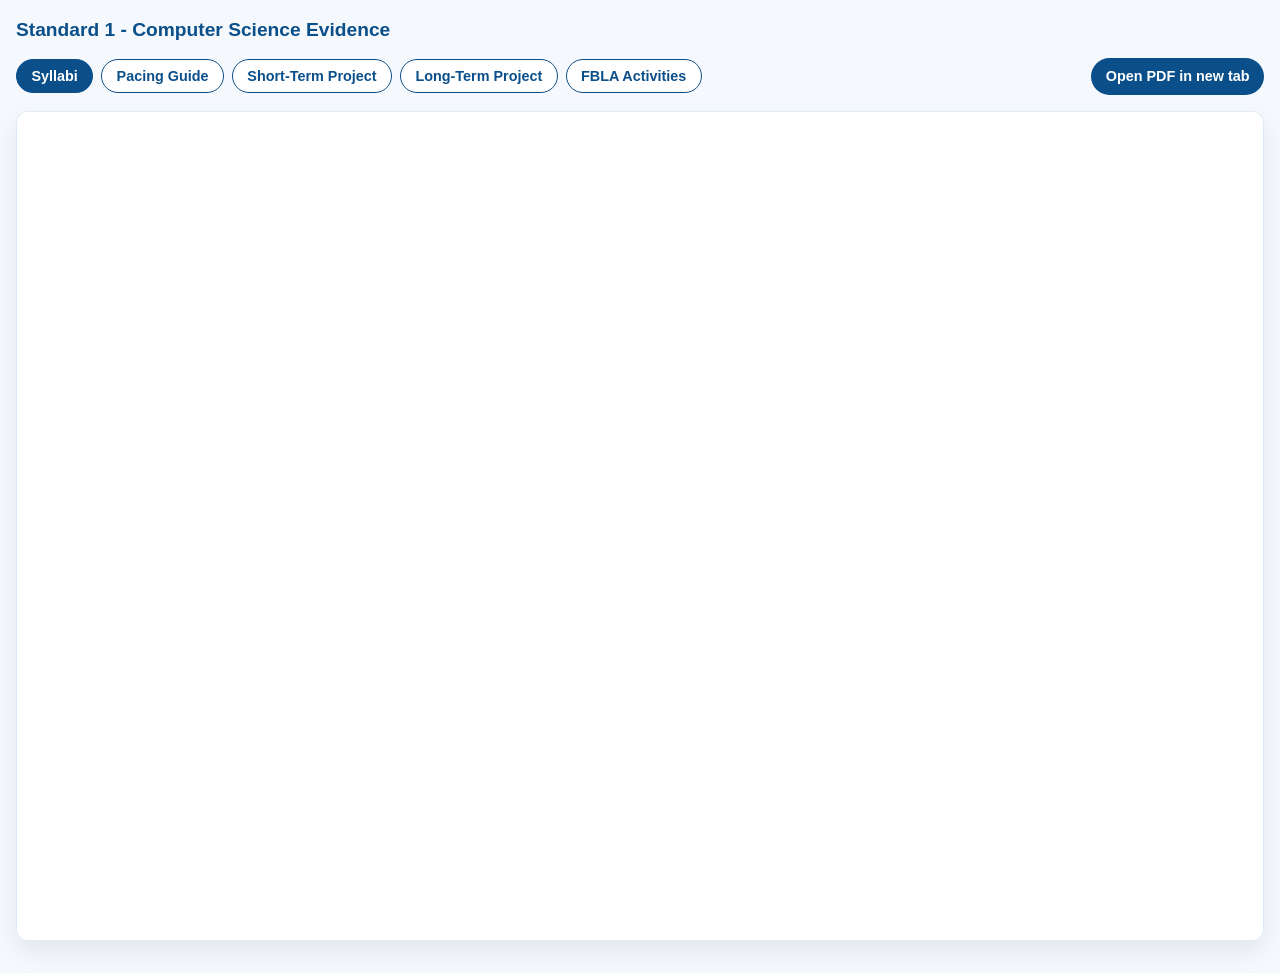
<file: IC2026/s1_curriculum_cs.html>
<!doctype html>
<html lang="en">
<head>
  <meta charset="UTF-8" />
  <meta name="viewport" content="width=device-width, initial-scale=1.0" />
  <title>Standard 1 - Computer Science</title>
  <link rel="stylesheet" href="standard-content.css" />
  <style>
    body {
      background: #f5f8fc;
    }

    main {
      padding: 1rem 1rem 2rem;
    }

    .toolbar {
      display: flex;
      align-items: center;
      justify-content: space-between;
      gap: 1rem;
      margin-bottom: 1rem;
      flex-wrap: wrap;
    }

    .doc-tabs {
      display: flex;
      gap: 0.5rem;
      flex-wrap: wrap;
    }

    .doc-tabs button {
      padding: 0.5rem 0.9rem;
      border: 1px solid #0b4f8a;
      border-radius: 999px;
      background: #fff;
      color: #0b4f8a;
      font-weight: 600;
      font-size: 0.9rem;
      cursor: pointer;
    }

    .doc-tabs button:hover {
      background: #e8f1fb;
    }

    .doc-tabs button.active {
      background: #0b4f8a;
      color: #fff;
    }

    .toolbar a {
      display: inline-block;
      padding: 0.5rem 0.9rem;
      border-radius: 999px;
      background: #0b4f8a;
      color: #fff;
      text-decoration: none;
      font-weight: 600;
      font-size: 0.9rem;
    }

    .toolbar a:hover {
      background: #083d69;
    }

    .pdf-wrap {
      background: #fff;
      border: 1px solid #dfeaf7;
      border-radius: 12px;
      overflow: hidden;
      box-shadow: 0 10px 24px rgba(18, 41, 67, 0.08);
    }

    iframe {
      display: block;
      width: 100%;
      min-height: 92vh;
      border: 0;
      background: #fff;
    }
  </style>
</head>
<body>
  <main>
    <h1>Standard 1 - Computer Science Evidence</h1>
    <div class="toolbar">
      <div class="doc-tabs" role="tablist" aria-label="Standard 1 Computer Science documents">
        <button type="button" class="active" data-file="S1_CS_syllabi.pdf" data-title="Computer Science Syllabi">Syllabi</button>
        <button type="button" data-file="S1_CS_pacing.pdf" data-title="Computer Science Pacing Guide">Pacing Guide</button>
        <button type="button" data-file="S1_CS_sht_project.pdf" data-title="Computer Science Short-Term Project">Short-Term Project</button>
        <button type="button" data-file="S1_CS_lng_project.pdf" data-title="Computer Science Long-Term Project">Long-Term Project</button>
        <button type="button" data-file="S1_CS_fbla.pdf" data-title="Computer Science FBLA Activities">FBLA Activities</button>
      </div>
      <a id="openNewTab" href="S1_CS_syllabi.pdf" target="_blank" rel="noopener">Open PDF in new tab</a>
    </div>

    <div class="pdf-wrap">
      <iframe id="pdfFrame" src="S1_CS_syllabi.pdf" title="Computer Science Syllabi"></iframe>
    </div>
    <script>
      const tabs = document.querySelectorAll('.doc-tabs button[data-file]');
      const frame = document.getElementById('pdfFrame');
      const openLink = document.getElementById('openNewTab');

      tabs.forEach((tab) => {
        tab.addEventListener('click', () => {
          const file = tab.dataset.file;
          const title = tab.dataset.title;

          tabs.forEach((item) => item.classList.remove('active'));
          tab.classList.add('active');

          frame.src = file;
          frame.title = title;
          openLink.href = file;
        });
      });
    </script>
  </main>
</body>
</html>
</file>
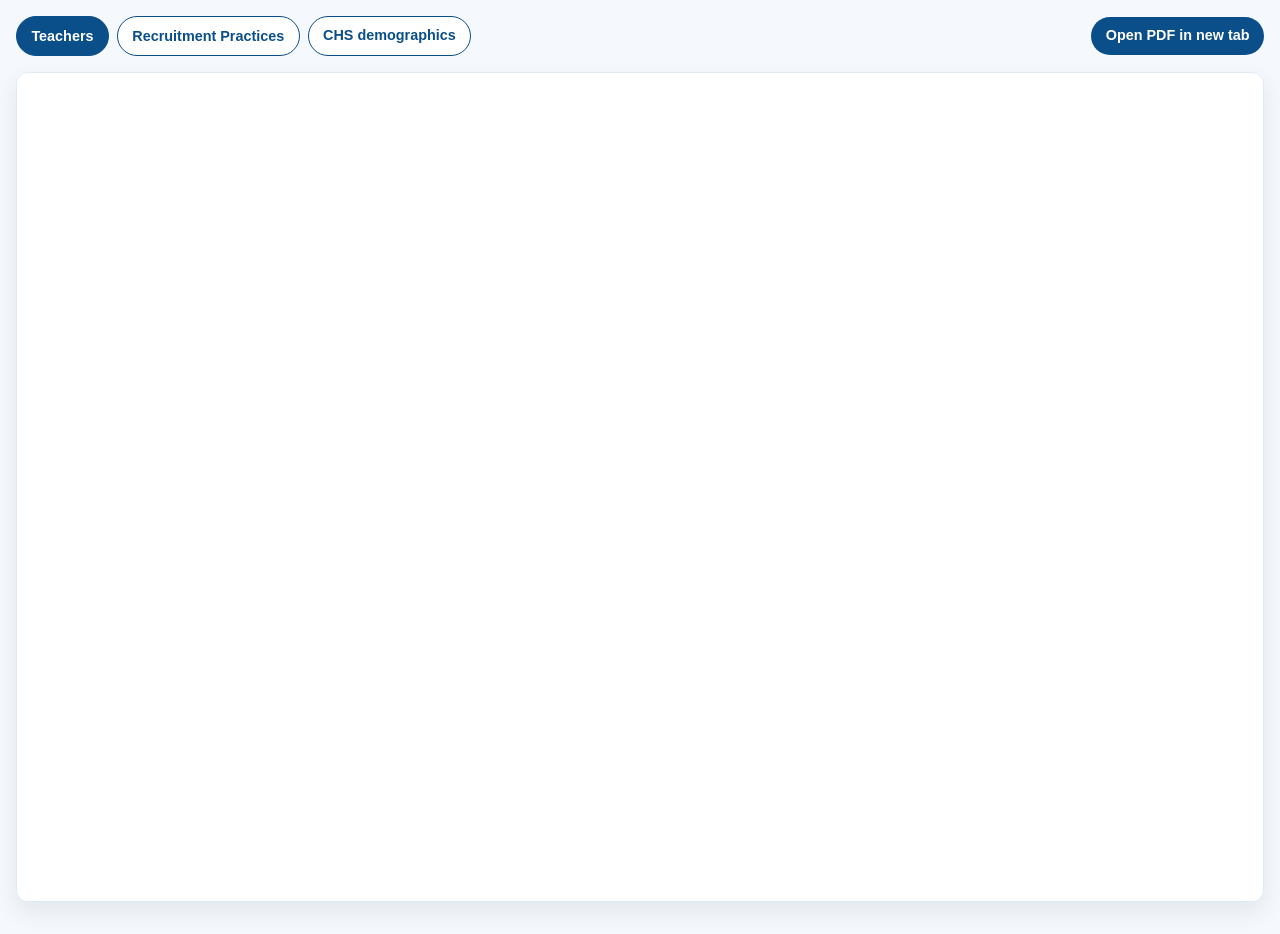
<file: IC2026/s2_teachers_biz.html>
<!doctype html>
<html lang="en">
<head>
  <meta charset="UTF-8" />
  <meta name="viewport" content="width=device-width, initial-scale=1.0" />
  <title>Standard 2 - Business</title>
  <link rel="stylesheet" href="standard-content.css" />
  <style>
    body {
      margin: 0;
      background: #f5f8fc;
    }

    main {
      padding: 1rem 1rem 2rem;
    }

    .toolbar {
      display: flex;
      align-items: center;
      justify-content: space-between;
      gap: 1rem;
      margin-bottom: 1rem;
      flex-wrap: wrap;
    }

    .doc-tabs {
      display: flex;
      gap: 0.5rem;
      flex-wrap: wrap;
    }

    .doc-tabs button,
    .doc-tabs a {
      display: inline-block;
      padding: 0.5rem 0.9rem;
      border: 1px solid #0b4f8a;
      border-radius: 999px;
      background: #fff;
      color: #0b4f8a;
      text-decoration: none;
      font-weight: 600;
      font-size: 0.9rem;
      cursor: pointer;
    }

    .doc-tabs button:hover,
    .doc-tabs a:hover {
      background: #e8f1fb;
    }

    .doc-tabs button.active {
      background: #0b4f8a;
      color: #fff;
    }

    .toolbar > a {
      display: inline-block;
      padding: 0.5rem 0.9rem;
      border-radius: 999px;
      background: #0b4f8a;
      color: #fff;
      text-decoration: none;
      font-weight: 600;
      font-size: 0.9rem;
    }

    .toolbar > a:hover {
      background: #083d69;
    }

    .pdf-wrap {
      background: #fff;
      border: 1px solid #dfeaf7;
      border-radius: 12px;
      overflow: hidden;
      box-shadow: 0 10px 24px rgba(18, 41, 67, 0.08);
    }

    iframe {
      display: block;
      width: 100%;
      min-height: 92vh;
      border: 0;
      background: #fff;
    }
  </style>
</head>
<body>
  <main>
    <div class="toolbar">
      <div class="doc-tabs" role="tablist" aria-label="Standard 2 Business documents">
        <button type="button" class="active" data-file="S2_Business.pdf" data-title="Standard 2 Business PDF">Teachers</button>
        <button type="button" data-file="S2_10_Recruitment_Practices.pdf" data-title="Recruitment Practices">Recruitment Practices</button>
        <a href="index.html" target="_top">CHS demographics</a>
      </div>
      <a id="openNewTab" href="S2_Business.pdf" target="_blank" rel="noopener">Open PDF in new tab</a>
    </div>

    <div class="pdf-wrap">
      <iframe id="pdfFrame" src="S2_Business.pdf" title="Standard 2 Business PDF"></iframe>
    </div>
  </main>

  <script>
    const tabs = document.querySelectorAll('.doc-tabs button[data-file]');
    const frame = document.getElementById('pdfFrame');
    const openLink = document.getElementById('openNewTab');

    tabs.forEach((tab) => {
      tab.addEventListener('click', () => {
        const file = tab.dataset.file;
        const title = tab.dataset.title;

        tabs.forEach((t) => t.classList.remove('active'));
        tab.classList.add('active');

        frame.src = file;
        frame.title = title;
        openLink.href = file;
      });
    });
  </script>
</body>
</html>
</file>
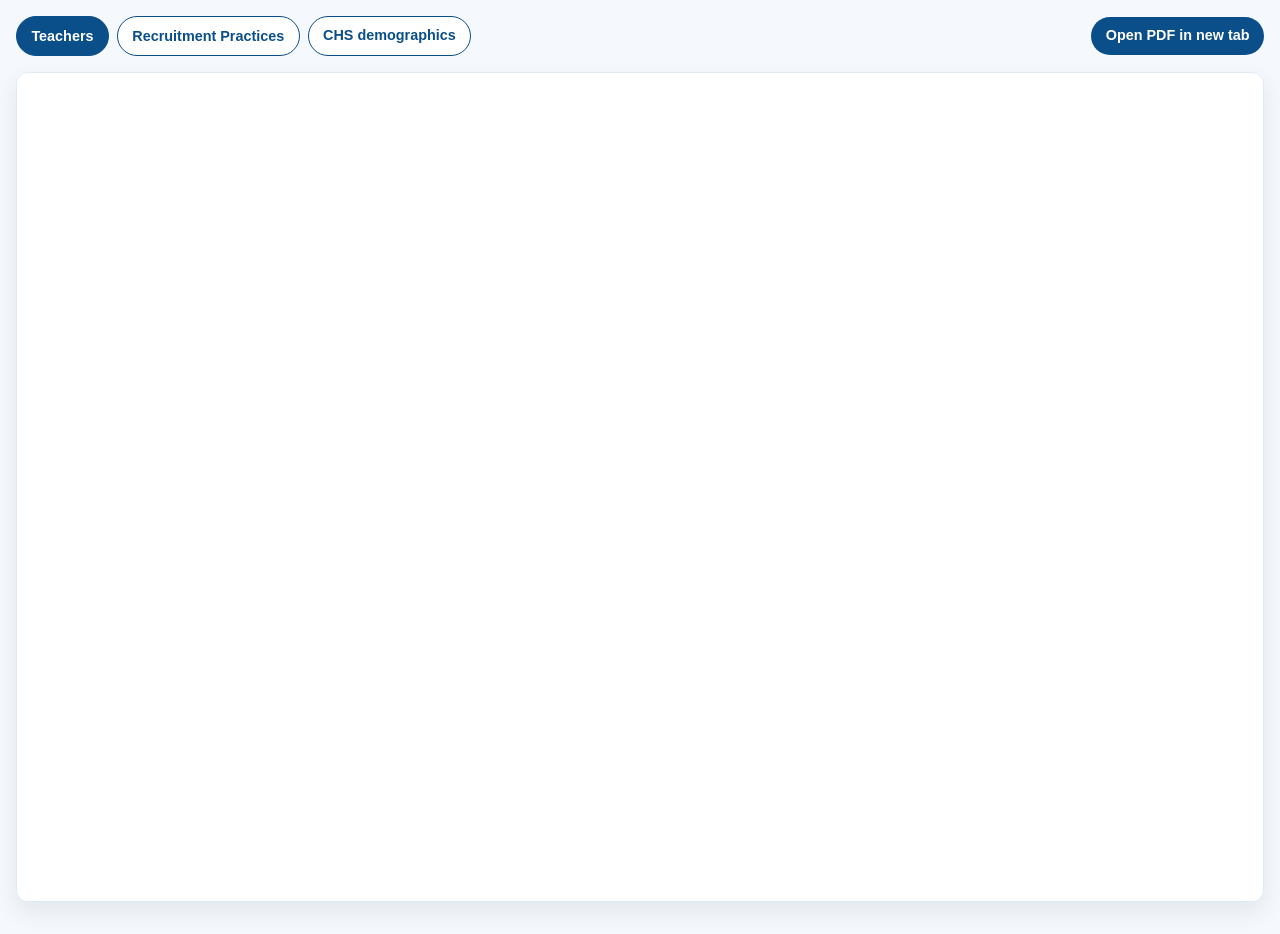
<file: IC2026/s2_teachers_cs.html>
<!doctype html>
<html lang="en">
<head>
  <meta charset="UTF-8" />
  <meta name="viewport" content="width=device-width, initial-scale=1.0" />
  <title>Standard 2 - Computer Science</title>
  <link rel="stylesheet" href="standard-content.css" />
  <style>
    body {
      margin: 0;
      background: #f5f8fc;
    }

    main {
      padding: 1rem 1rem 2rem;
    }

    .toolbar {
      display: flex;
      align-items: center;
      justify-content: space-between;
      gap: 1rem;
      margin-bottom: 1rem;
      flex-wrap: wrap;
    }

    .doc-tabs {
      display: flex;
      gap: 0.5rem;
      flex-wrap: wrap;
    }

    .doc-tabs button,
    .doc-tabs a {
      display: inline-block;
      padding: 0.5rem 0.9rem;
      border: 1px solid #0b4f8a;
      border-radius: 999px;
      background: #fff;
      color: #0b4f8a;
      text-decoration: none;
      font-weight: 600;
      font-size: 0.9rem;
      cursor: pointer;
    }

    .doc-tabs button:hover,
    .doc-tabs a:hover {
      background: #e8f1fb;
    }

    .doc-tabs button.active {
      background: #0b4f8a;
      color: #fff;
    }

    .toolbar > a {
      display: inline-block;
      padding: 0.5rem 0.9rem;
      border-radius: 999px;
      background: #0b4f8a;
      color: #fff;
      text-decoration: none;
      font-weight: 600;
      font-size: 0.9rem;
    }

    .toolbar > a:hover {
      background: #083d69;
    }

    .pdf-wrap {
      background: #fff;
      border: 1px solid #dfeaf7;
      border-radius: 12px;
      overflow: hidden;
      box-shadow: 0 10px 24px rgba(18, 41, 67, 0.08);
    }

    iframe {
      display: block;
      width: 100%;
      min-height: 92vh;
      border: 0;
      background: #fff;
    }
  </style>
</head>
<body>
  <main>
    <div class="toolbar">
      <div class="doc-tabs" role="tablist" aria-label="Standard 2 Computer Science documents">
        <button type="button" class="active" data-file="Standard2.pdf" data-title="Standard 2 Computer Science PDF">Teachers</button>
        <button type="button" data-file="S2_10_Recruitment_Practices.pdf" data-title="Recruitment Practices">Recruitment Practices</button>
        <a href="index.html" target="_top">CHS demographics</a>
      </div>
      <a id="openNewTab" href="Standard2.pdf" target="_blank" rel="noopener">Open PDF in new tab</a>
    </div>

    <div class="pdf-wrap">
      <iframe id="pdfFrame" src="Standard2.pdf" title="Standard 2 Computer Science PDF"></iframe>
    </div>
  </main>

  <script>
    const tabs = document.querySelectorAll('.doc-tabs button[data-file]');
    const frame = document.getElementById('pdfFrame');
    const openLink = document.getElementById('openNewTab');

    tabs.forEach((tab) => {
      tab.addEventListener('click', () => {
        const file = tab.dataset.file;
        const title = tab.dataset.title;

        tabs.forEach((t) => t.classList.remove('active'));
        tab.classList.add('active');

        frame.src = file;
        frame.title = title;
        openLink.href = file;
      });
    });
  </script>
</body>
</html>
</file>
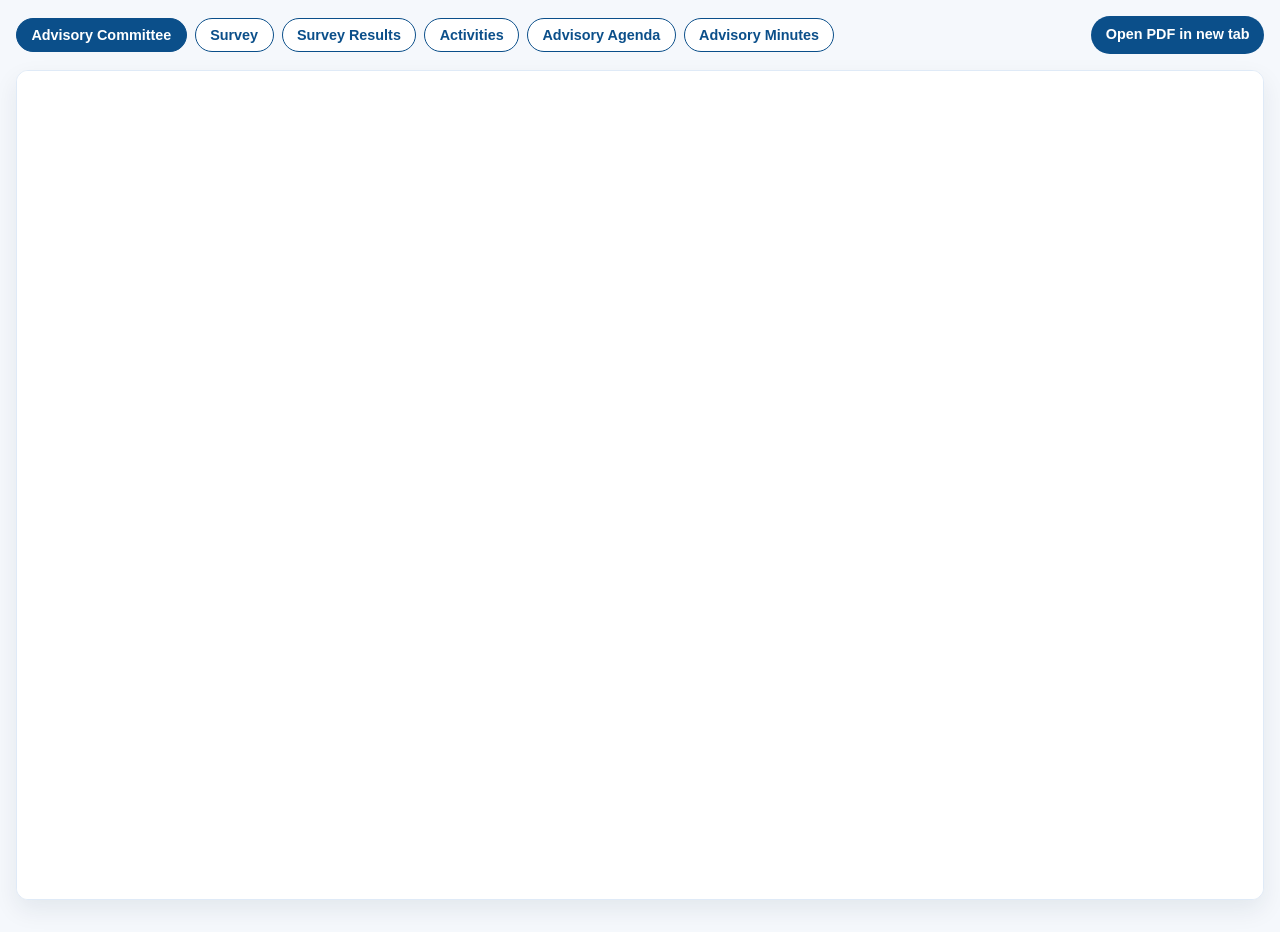
<file: IC2026/s3_advisory.html>
<!doctype html>
<html lang="en">
<head>
  <meta charset="UTF-8" />
  <meta name="viewport" content="width=device-width, initial-scale=1.0" />
  <title>Standard 3 - Advisory Committee</title>
  <link rel="stylesheet" href="standard-content.css" />
  <style>
    body {
      margin: 0;
      background: #f5f8fc;
    }

    main {
      padding: 1rem 1rem 2rem;
    }

    .toolbar {
      display: flex;
      align-items: center;
      justify-content: space-between;
      gap: 1rem;
      margin-bottom: 1rem;
      flex-wrap: wrap;
    }

    .doc-tabs {
      display: flex;
      gap: 0.5rem;
      flex-wrap: wrap;
    }

    .doc-tabs button {
      display: inline-block;
      padding: 0.5rem 0.9rem;
      border-radius: 999px;
      border: 1px solid #0b4f8a;
      background: #fff;
      color: #0b4f8a;
      font-weight: 600;
      font-size: 0.9rem;
      cursor: pointer;
    }

    .doc-tabs button:hover {
      background: #e8f1fb;
    }

    .doc-tabs button.active {
      background: #0b4f8a;
      color: #fff;
    }

    .doc-tabs button:disabled {
      opacity: 0.5;
      cursor: not-allowed;
      border-color: #9fb6ca;
      color: #6b7f91;
      background: #eef2f6;
    }

    .toolbar a {
      display: inline-block;
      padding: 0.5rem 0.9rem;
      border-radius: 999px;
      background: #0b4f8a;
      color: #fff;
      text-decoration: none;
      font-weight: 600;
      font-size: 0.9rem;
    }

    .toolbar a:hover {
      background: #083d69;
    }

    .pdf-wrap {
      background: #fff;
      border: 1px solid #dfeaf7;
      border-radius: 12px;
      overflow: hidden;
      box-shadow: 0 10px 24px rgba(18, 41, 67, 0.08);
    }

    iframe {
      display: block;
      width: 100%;
      min-height: 92vh;
      border: 0;
      background: #fff;
    }
  </style>
</head>
<body>
  <main>
    <div class="toolbar">
      <div class="doc-tabs" role="tablist" aria-label="Standard 3 documents">
        <button type="button" class="active" data-file="S3_AdvisoryCommittee.pdf" data-title="Advisory Committee Roster">Advisory Committee</button>
        <button type="button" data-file="Standard3_Survey.pdf" data-title="Standard 3 Survey">Survey</button>
        <button type="button" data-file="S3_AdvisoryCommittee_result_summary.pdf" data-title="Survey Results">Survey Results</button>
        <button type="button" data-file="S3_AdvisoryActivities.pdf" data-title="Advisory Activities">Activities</button>
        <button type="button" data-file="S3_advisory_agenda.pdf" data-title="Advisory Agenda">Advisory Agenda</button>
        <button type="button" data-file="S3_advisory_minutes.pdf" data-title="Advisory Minutes">Advisory Minutes</button>
      </div>
      <a id="openNewTab" href="S3_AdvisoryCommittee.pdf" target="_blank" rel="noopener">Open PDF in new tab</a>
    </div>

    <div class="pdf-wrap">
      <iframe id="pdfFrame" src="S3_AdvisoryCommittee.pdf" title="Advisory Committee Roster"></iframe>
    </div>
  </main>

  <script>
    const tabs = document.querySelectorAll('.doc-tabs button[data-file]');
    const frame = document.getElementById('pdfFrame');
    const openLink = document.getElementById('openNewTab');

    tabs.forEach((tab) => {
      tab.addEventListener('click', () => {
        const file = tab.dataset.file;
        const title = tab.dataset.title;

        tabs.forEach((t) => t.classList.remove('active'));
        tab.classList.add('active');

        frame.src = file;
        frame.title = title;
        openLink.href = file;
      });
    });
  </script>
</body>
</html>
</file>
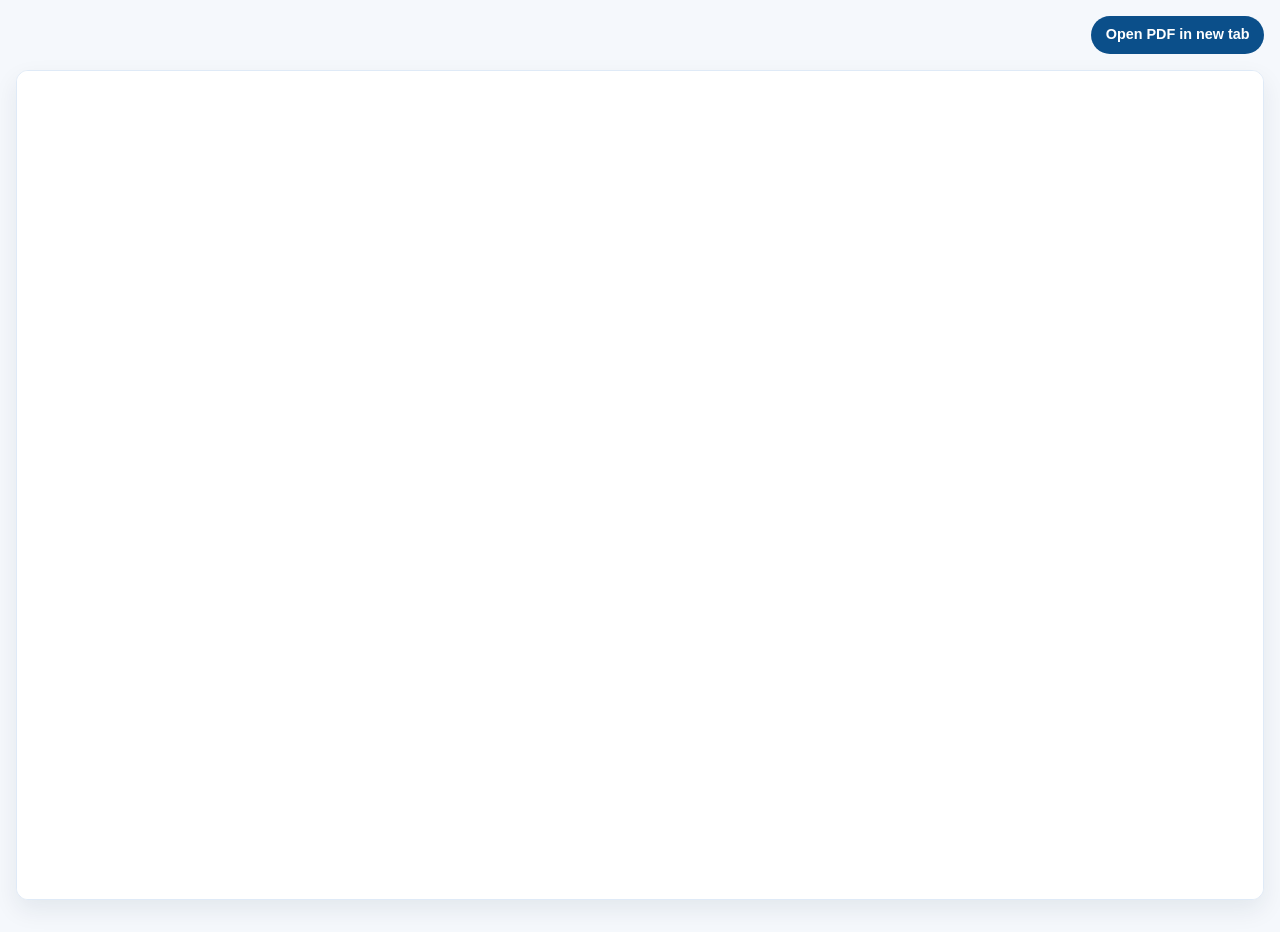
<file: IC2026/s4_employability_biz.html>
<!doctype html>
<html lang="en">
<head>
  <meta charset="UTF-8" />
  <meta name="viewport" content="width=device-width, initial-scale=1.0" />
  <title>Standard 4 - Business</title>
  <link rel="stylesheet" href="standard-content.css" />
  <style>
    body {
      margin: 0;
      background: #f5f8fc;
    }

    main {
      padding: 1rem 1rem 2rem;
    }

    .toolbar {
      display: flex;
      align-items: center;
      justify-content: flex-end;
      gap: 1rem;
      margin-bottom: 1rem;
      flex-wrap: wrap;
    }

    .toolbar a {
      display: inline-block;
      padding: 0.5rem 0.9rem;
      border-radius: 999px;
      background: #0b4f8a;
      color: #fff;
      text-decoration: none;
      font-weight: 600;
      font-size: 0.9rem;
    }

    .toolbar a:hover {
      background: #083d69;
    }

    .pdf-wrap {
      background: #fff;
      border: 1px solid #dfeaf7;
      border-radius: 12px;
      overflow: hidden;
      box-shadow: 0 10px 24px rgba(18, 41, 67, 0.08);
    }

    iframe {
      display: block;
      width: 100%;
      min-height: 92vh;
      border: 0;
      background: #fff;
    }
  </style>
</head>
<body>
  <main>
    <div class="toolbar">
      <a href="s4_biz_Skills.pdf" target="_blank" rel="noopener">Open PDF in new tab</a>
    </div>

    <div class="pdf-wrap">
      <iframe src="s4_biz_Skills.pdf" title="Standard 4 Business Employability Skills PDF"></iframe>
    </div>
  </main>
</body>
</html>
</file>
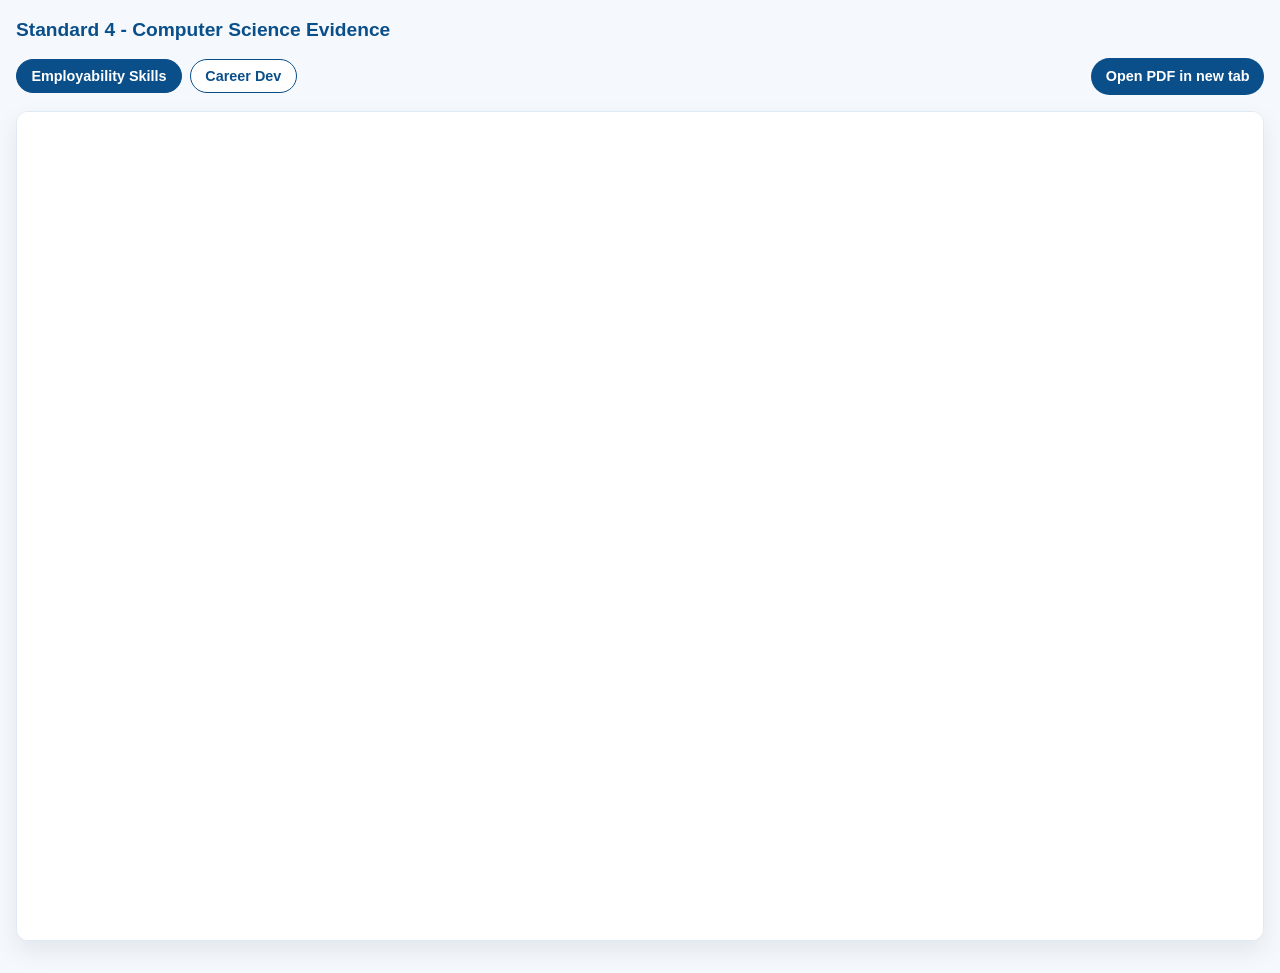
<file: IC2026/s4_employability_cs.html>
<!doctype html>
<html lang="en">
<head>
  <meta charset="UTF-8" />
  <meta name="viewport" content="width=device-width, initial-scale=1.0" />
  <title>Standard 4 - Computer Science</title>
  <link rel="stylesheet" href="standard-content.css" />
  <style>
    body {
      background: #f5f8fc;
    }

    main {
      padding: 1rem 1rem 2rem;
    }

    .toolbar {
      display: flex;
      align-items: center;
      justify-content: space-between;
      gap: 1rem;
      margin-bottom: 1rem;
      flex-wrap: wrap;
    }

    .doc-tabs {
      display: flex;
      gap: 0.5rem;
      flex-wrap: wrap;
    }

    .doc-tabs button {
      padding: 0.5rem 0.9rem;
      border: 1px solid #0b4f8a;
      border-radius: 999px;
      background: #fff;
      color: #0b4f8a;
      font-weight: 600;
      font-size: 0.9rem;
      cursor: pointer;
    }

    .doc-tabs button:hover {
      background: #e8f1fb;
    }

    .doc-tabs button.active {
      background: #0b4f8a;
      color: #fff;
    }

    .toolbar a {
      display: inline-block;
      padding: 0.5rem 0.9rem;
      border-radius: 999px;
      background: #0b4f8a;
      color: #fff;
      text-decoration: none;
      font-weight: 600;
      font-size: 0.9rem;
    }

    .toolbar a:hover {
      background: #083d69;
    }

    .pdf-wrap {
      background: #fff;
      border: 1px solid #dfeaf7;
      border-radius: 12px;
      overflow: hidden;
      box-shadow: 0 10px 24px rgba(18, 41, 67, 0.08);
    }

    iframe {
      display: block;
      width: 100%;
      min-height: 92vh;
      border: 0;
      background: #fff;
    }
  </style>
</head>
<body>
  <main>
    <h1>Standard 4 - Computer Science Evidence</h1>
    <div class="toolbar">
      <div class="doc-tabs" role="tablist" aria-label="Standard 4 Computer Science documents">
        <button type="button" class="active" data-file="S4_cs_skills.pdf" data-title="Employability Skills">Employability Skills</button>
        <button type="button" data-file="S4_cs_careerdev.pdf" data-title="Career Development">Career Dev</button>
      </div>
      <a id="openNewTab" href="S4_cs_skills.pdf" target="_blank" rel="noopener">Open PDF in new tab</a>
    </div>

    <div class="pdf-wrap">
      <iframe id="pdfFrame" src="S4_cs_skills.pdf" title="Employability Skills"></iframe>
    </div>
    <script>
      const tabs = document.querySelectorAll('.doc-tabs button[data-file]');
      const frame = document.getElementById('pdfFrame');
      const openLink = document.getElementById('openNewTab');

      tabs.forEach((tab) => {
        tab.addEventListener('click', () => {
          const file = tab.dataset.file;
          const title = tab.dataset.title;

          tabs.forEach((item) => item.classList.remove('active'));
          tab.classList.add('active');

          frame.src = file;
          frame.title = title;
          openLink.href = file;
        });
      });
    </script>
  </main>
</body>
</html>
</file>
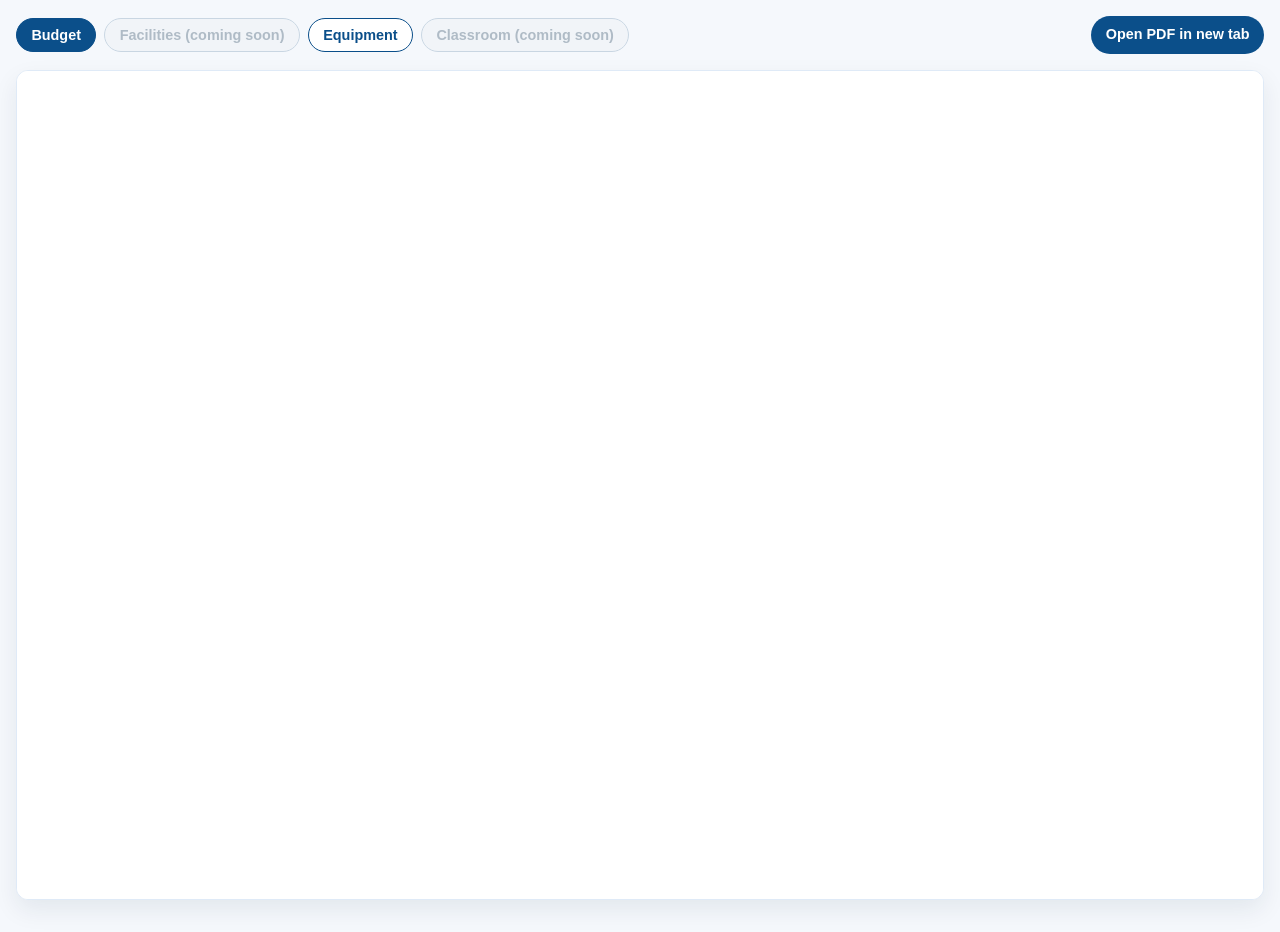
<file: IC2026/s5_facilities.html>
<!doctype html>
<html lang="en">
<head>
  <meta charset="UTF-8" />
  <meta name="viewport" content="width=device-width, initial-scale=1.0" />
  <title>Standard 5 - Facilities</title>
  <link rel="stylesheet" href="standard-content.css" />
  <style>
    body {
      margin: 0;
      background: #f5f8fc;
    }

    main {
      padding: 1rem 1rem 2rem;
    }

    .toolbar {
      display: flex;
      align-items: center;
      justify-content: space-between;
      gap: 1rem;
      margin-bottom: 1rem;
      flex-wrap: wrap;
    }

    .doc-tabs {
      display: flex;
      gap: 0.5rem;
      flex-wrap: wrap;
    }

    .doc-tabs button {
      display: inline-block;
      padding: 0.5rem 0.9rem;
      border-radius: 999px;
      border: 1px solid #0b4f8a;
      background: #fff;
      color: #0b4f8a;
      font-weight: 600;
      font-size: 0.9rem;
      cursor: pointer;
    }

    .doc-tabs button:hover {
      background: #e8f1fb;
    }

    .doc-tabs button.active {
      background: #0b4f8a;
      color: #fff;
    }

    .doc-tabs button:disabled {
      opacity: 0.5;
      cursor: not-allowed;
      border-color: #9fb6ca;
      color: #6b7f91;
      background: #eef2f6;
    }

    .toolbar a {
      display: inline-block;
      padding: 0.5rem 0.9rem;
      border-radius: 999px;
      background: #0b4f8a;
      color: #fff;
      text-decoration: none;
      font-weight: 600;
      font-size: 0.9rem;
    }

    .toolbar a:hover {
      background: #083d69;
    }

    .pdf-wrap {
      background: #fff;
      border: 1px solid #dfeaf7;
      border-radius: 12px;
      overflow: hidden;
      box-shadow: 0 10px 24px rgba(18, 41, 67, 0.08);
    }

    iframe {
      display: block;
      width: 100%;
      min-height: 92vh;
      border: 0;
      background: #fff;
    }
  </style>
</head>
<body>
  <main>
    <div class="toolbar">
      <div class="doc-tabs" role="tablist" aria-label="Standard 5 documents">
        <button type="button" class="active" data-file="Standard5_budget.pdf" data-title="Standard 5 Budget">Budget</button>
        <button type="button" disabled title="Not updated yet">Facilities (coming soon)</button>
        <button type="button" data-file="S5_33_equipment.pdf" data-title="Standard 5 Equipment">Equipment</button>
        <button type="button" disabled title="Not updated yet">Classroom (coming soon)</button>
      </div>
      <a id="openNewTab" href="Standard5_budget.pdf" target="_blank" rel="noopener">Open PDF in new tab</a>
    </div>

    <div class="pdf-wrap">
      <iframe id="pdfFrame" src="Standard5_budget.pdf" title="Standard 5 Budget"></iframe>
    </div>
  </main>

  <script>
    const tabs = document.querySelectorAll('.doc-tabs button[data-file]');
    const frame = document.getElementById('pdfFrame');
    const openLink = document.getElementById('openNewTab');

    tabs.forEach((tab) => {
      tab.addEventListener('click', () => {
        const file = tab.dataset.file;
        const title = tab.dataset.title;

        tabs.forEach((t) => t.classList.remove('active'));
        tab.classList.add('active');

        frame.src = file;
        frame.title = title;
        openLink.href = file;
      });
    });
  </script>
</body>
</html>
</file>
<file: IC2026/ic2026.css>
:root {
  --bg: #f3f7fb;
  --surface: #ffffff;
  --ink: #1a2433;
  --line: #d6e2ef;
  --brand-dark: #0b4f8a;
}

* {
  box-sizing: border-box;
}

body {
  margin: 0;
  font-family: "Segoe UI", Tahoma, Geneva, Verdana, sans-serif;
  color: var(--ink);
  background: linear-gradient(180deg, #eaf2fa 0%, var(--bg) 280px, var(--bg) 100%);
  line-height: 1.5;
}

.top-menu {
  position: sticky;
  top: 0;
  z-index: 200;
  background: #0a3d70;
  border-bottom: 1px solid #0f548f;
  box-shadow: 0 8px 22px rgba(8, 37, 66, 0.28);
}

.top-menu-inner {
  max-width: 980px;
  margin: 0 auto;
  display: flex;
  flex-direction: column;
  align-items: stretch;
  gap: 0.6rem;
  padding: 0.85rem 1rem 0.7rem;
}

.brand-row {
  display: flex;
  align-items: center;
  justify-content: flex-start;
  gap: 0.75rem;
  min-height: 56px;
}

.menu-logo {
  height: 52px;
  width: auto;
  object-fit: contain;
  flex-shrink: 0;
}

.site-name {
  flex: 1;
  font-weight: 700;
  letter-spacing: 0.2px;
  color: #e7f2ff;
  white-space: normal;
  text-align: center;
}

main {
  max-width: 980px;
  margin: 0 auto;
  padding: 1.25rem 1rem 2rem;
}

.section-nav {
  background: #0d4d86;
  border: 1px solid #2e6ca4;
  border-radius: 10px;
  padding: 0.55rem;
  margin: 0;
}

.nav-grid {
  display: grid;
  grid-template-columns: repeat(7, minmax(0, 1fr));
  gap: 0.5rem;
  align-items: stretch;
}

.nav-grid > a,
.nav-item > a {
  display: block;
  text-align: center;
  text-decoration: none;
  padding: 0.5rem 0.3rem;
  border-radius: 8px;
  background: #155b96;
  border: 1px solid #2a71ab;
  color: #edf6ff;
  font-weight: 600;
  font-size: 0.92rem;
}

.nav-grid > a:hover,
.nav-grid > a:focus-visible,
.nav-item > a:hover,
.nav-item > a:focus-visible {
  background: #1d6ead;
  border-color: #3d84be;
  outline: none;
}

.nav-item {
  position: relative;
}

.sub-menu {
  display: none;
  position: absolute;
  top: calc(100% + 6px);
  left: 0;
  min-width: 220px;
  background: #0f4f88;
  border: 1px solid #2f72ab;
  border-radius: 8px;
  box-shadow: 0 10px 24px rgba(7, 29, 54, 0.34);
  padding: 0.25rem;
  z-index: 250;
}

.nav-item:hover .sub-menu,
.nav-item:focus-within .sub-menu {
  display: block;
}

.sub-menu a {
  display: block;
  text-decoration: none;
  color: #eef7ff;
  border-radius: 6px;
  padding: 0.45rem 0.5rem;
  font-size: 0.9rem;
}

.sub-menu a:hover,
.sub-menu a:focus-visible {
  background: #1e6ead;
  outline: none;
}

.hero,
.content-panel {
  background: var(--surface);
  border: 1px solid var(--line);
  border-radius: 14px;
  padding: 1rem 1.1rem;
  margin-bottom: 1rem;
  box-shadow: 0 6px 18px rgba(20, 51, 84, 0.06);
}

.content-panel {
  position: relative;
  overflow: hidden;
}

.content-panel::before {
  content: "";
  position: absolute;
  inset: 0;
  background-image: url("../images/logo.png");
  background-repeat: no-repeat;
  background-position: center;
  background-size: min(58%, 480px);
  opacity: 0.045;
  filter: saturate(0.75);
  pointer-events: none;
}

.content-panel > * {
  position: relative;
  z-index: 1;
}

h1,
h3 {
  margin-top: 0;
}

h1 {
  font-size: clamp(1.2rem, 1.8vw, 1.55rem);
  margin-bottom: 0.45rem;
  color: var(--brand-dark);
}

.content-frame {
  width: 100%;
  min-height: 680px;
  border: 1px solid #d6e2ef;
  border-radius: 8px;
  background: #fff;
}

@media (max-width: 760px) {
  .brand-row {
    min-height: 48px;
  }

  .menu-logo {
    height: 44px;
  }

  .nav-grid {
    grid-template-columns: repeat(2, minmax(0, 1fr));
  }

  .content-frame {
    min-height: 560px;
  }
}
</file>
<file: IC2026/chs2026.css>
:root {
  color-scheme: light;
  --navy: #0a1833;
  --navy-2: #10264b;
  --blue: #1e5cb3;
  --blue-light: #5e9bea;
  --silver: #d8d8d8;
  --paper: #f4f6f8;
  --white: #fff;
  --ink: #15243b;
  --muted: #667386;
  --line: #dce2e9;
  --gold: #e4b957;
  --serif: Georgia, 'Times New Roman', serif;
  --sans: 'DM Sans', 'Segoe UI', sans-serif;
  --display: 'Manrope', 'Segoe UI', sans-serif;
  font-family: var(--sans);
  color: var(--ink);
  background: var(--paper);
  scroll-behavior: smooth;
  scroll-padding-top: 80px;
}

* { box-sizing: border-box; }
body { margin: 0; min-width: 320px; background: var(--paper); line-height: 1.55; }
img { display: block; max-width: 100%; }
a { color: inherit; }
button { font: inherit; }
::selection { color: var(--white); background: var(--blue); }
.skip-link { position: fixed; z-index: 1000; top: 8px; left: 8px; padding: 10px 14px; color: var(--white); background: var(--blue); transform: translateY(-150%); }
.skip-link:focus { transform: translateY(0); }

.site-header { height: 76px; padding: 0 max(5vw, 24px); display: flex; align-items: center; justify-content: space-between; gap: 24px; color: var(--white); background: var(--navy); position: sticky; top: 0; z-index: 100; border-bottom: 1px solid rgba(255,255,255,.12); }
.brand { display: inline-flex; align-items: center; gap: 11px; min-width: 245px; text-decoration: none; }
.brand img { width: 42px; height: 48px; object-fit: contain; }
.brand span { display: grid; line-height: 1.12; }
.brand strong { font: 800 17px var(--display); letter-spacing: 0; }
.brand small { margin-top: 4px; color: #adbad0; font-size: 9px; font-weight: 700; letter-spacing: 1.2px; }
.primary-nav { display: flex; justify-content: center; gap: clamp(14px, 2.2vw, 32px); }
.primary-nav a, .header-link { color: #d5deeb; font-size: 12px; font-weight: 600; text-decoration: none; transition: color .2s ease; }
.primary-nav a:hover, .primary-nav a:focus-visible, .header-link:hover, .header-link:focus-visible { color: var(--white); }
.primary-nav a:focus-visible, .header-link:focus-visible, .text-link:focus-visible, .brand:focus-visible { outline: 2px solid var(--gold); outline-offset: 4px; }
.header-link { padding: 8px 0 8px 14px; border-left: 1px solid rgba(255,255,255,.24); white-space: nowrap; }
.header-link span { padding-left: 5px; color: var(--blue-light); }

.hero { position: relative; overflow: hidden; min-height: 650px; padding: 88px max(8vw, 32px) 28px; color: var(--white); background: var(--navy); }
.hero::before { content: ''; position: absolute; inset: 0; opacity: .22; background-image: linear-gradient(rgba(255,255,255,.08) 1px, transparent 1px), linear-gradient(90deg, rgba(255,255,255,.08) 1px, transparent 1px); background-size: 64px 64px; mask-image: linear-gradient(90deg, black, transparent 75%); pointer-events: none; }
.hero::after { content: ''; position: absolute; width: 680px; height: 680px; right: -230px; top: -310px; border: 1px solid rgba(94,155,234,.17); border-radius: 50%; box-shadow: 0 0 0 70px rgba(94,155,234,.025), 0 0 0 140px rgba(94,155,234,.025); pointer-events: none; }
.hero-grid { position: relative; z-index: 1; max-width: 1260px; margin: auto; display: grid; grid-template-columns: 1.05fr .95fr; align-items: center; gap: 50px; }
.hero-copy { max-width: 690px; padding: 14px 0 42px; }
.eyebrow { margin: 0 0 19px; color: var(--blue); font-size: 10px; font-weight: 700; letter-spacing: 1.55px; line-height: 1.4; }
.eyebrow.light { color: #a9c8f2; }
.eyebrow-mark { display: inline-block; width: 7px; height: 7px; margin-right: 8px; background: var(--gold); border-radius: 50%; vertical-align: 1px; }
h1, h2, h3, p { margin-top: 0; }
.hero h1 { max-width: 760px; margin: 0; font: 700 64px/1.07 var(--display); letter-spacing: 0; }
.hero h1 em, h2 em, .engineering-visual strong em { color: #77a9e9; font-family: var(--serif); font-weight: 400; }
.hero-intro { max-width: 520px; margin: 25px 0 24px; color: #c5cedc; font-size: 17px; line-height: 1.65; }
.pathway-list { display: flex; flex-wrap: wrap; gap: 8px; max-width: 580px; margin-bottom: 28px; }
.pathway-list span { padding: 7px 10px; color: #d9e2ef; border: 1px solid rgba(255,255,255,.2); font-size: 12px; }
.text-link { display: inline-flex; align-items: center; gap: 14px; color: var(--blue); font-size: 13px; font-weight: 700; text-decoration: none; }
.text-link span { font-size: 18px; transition: transform .2s ease; }
.text-link:hover span { transform: translateX(4px); }
.light-link { color: var(--white); }
.hero-art { position: relative; display: grid; place-items: center; min-height: 440px; }
.hero-emblem { position: relative; z-index: 2; width: min(320px, 70%); aspect-ratio: 1; display: grid; place-items: center; background: rgba(255,255,255,.94); border: 7px solid rgba(255,255,255,.12); border-radius: 50%; box-shadow: 0 22px 75px rgba(0,0,0,.35); animation: emblem-rise .8s both; }
.hero-emblem img { width: 75%; height: 75%; object-fit: contain; }
.orbit { position: absolute; width: 390px; aspect-ratio: 1; border: 1px solid rgba(119,169,233,.35); border-radius: 50%; }
.orbit-one { transform: rotate(-22deg) scaleY(.53); animation: orbit-in 1.1s .15s both; }
.orbit-two { width: 460px; transform: rotate(35deg) scaleY(.55); border-color: rgba(255,255,255,.16); animation: orbit-in 1.1s .3s both; }
.hero-caption { position: absolute; z-index: 3; left: 50%; bottom: 21px; display: flex; align-items: center; gap: 10px; width: max-content; max-width: 92%; padding: 11px 15px; color: #f4f7fb; background: #132a50; border: 1px solid rgba(255,255,255,.15); font-size: 12px; transform: translateX(-50%); }
.hero-caption button { min-width: 26px; height: 26px; padding: 0; color: #dbe8f8; background: transparent; border: 1px solid #526681; cursor: pointer; font-size: 11px; }
.hero-caption button:hover, .hero-caption button:focus-visible { color: var(--white); background: var(--blue); border-color: var(--blue-light); outline: 2px solid var(--gold); outline-offset: 2px; }
.live-dot { width: 7px; height: 7px; background: var(--gold); border-radius: 50%; box-shadow: 0 0 0 4px rgba(228,185,87,.13); }
.hero-index { position: absolute; right: 6px; bottom: 23px; color: #edf3fa; font: 700 11px var(--display); }
.hero-index i { color: #8191a9; font-style: normal; }
.hero-bottom { position: relative; z-index: 2; max-width: 1260px; margin: 28px auto 0; display: flex; align-items: center; justify-content: space-between; color: #93a2b8; font-size: 9px; font-weight: 700; letter-spacing: 1.4px; }
.hero-location { max-width: 45%; text-align: right; }
.scroll-line { width: 68px; height: 1px; margin: 0 auto 0 18px; background: #425777; }
@keyframes emblem-rise { from { opacity: 0; transform: translateY(18px) scale(.97); } to { opacity: 1; transform: none; } }
@keyframes orbit-in { from { opacity: 0; transform: rotate(-15deg) scale(.7,.4); } to { opacity: 1; transform: rotate(-22deg) scaleY(.53); } }

.section { padding: 112px max(8vw, 32px); }
.section-heading { max-width: 680px; }
.section-heading h2, .access-copy h2 { margin: 0; color: var(--navy); font: 700 48px/1.12 var(--display); letter-spacing: 0; }
.section-heading h2 em, .access-copy h2 em { color: var(--blue); }
.section-deck { max-width: 580px; margin: 22px 0 0; color: var(--muted); font-size: 16px; line-height: 1.75; }
.js .reveal { opacity: 0; transform: translateY(22px); transition: opacity .65s ease, transform .65s cubic-bezier(.2,.65,.2,1); }
.js .reveal.is-visible { opacity: 1; transform: translateY(0); }

.leadership-section { background: var(--paper); }
.leadership-feature { max-width: 1260px; margin: 55px auto 0; display: grid; grid-template-columns: .78fr 1.22fr; color: var(--white); background: var(--navy); }
.feature-number { min-height: 310px; padding: 40px; display: flex; flex-direction: column; justify-content: center; color: var(--navy); background: var(--blue-light); }
.feature-number strong { font: 700 110px/.9 var(--display); letter-spacing: 0; }
.feature-number span { margin-top: 18px; font-size: 15px; font-weight: 700; line-height: 1.45; }
.active-members strong { font-size: 82px; }
.active-members span { display: block; margin-top: 8px; font-size: 14px; }
.flc-members { margin-top: 17px; padding-top: 14px; display: flex; align-items: center; gap: 13px; border-top: 1px solid rgba(10,24,51,.25); }
.flc-members strong { font-size: 42px; }
.flc-members span { max-width: 190px; margin: 0; font-size: 12px; line-height: 1.35; }
.feature-number small { margin-top: 14px; font-size: 9px; font-weight: 700; letter-spacing: 1.4px; }
.feature-detail { padding: 45px 54px; }
.feature-detail .eyebrow { margin-bottom: 14px; }
.feature-detail h3 { margin-bottom: 12px; font: 700 30px/1.16 var(--display); }
.feature-detail > p:not(.eyebrow) { max-width: 620px; margin-bottom: 24px; color: #c2ccda; font-size: 14px; }
.tag-row { display: flex; flex-wrap: wrap; gap: 8px; }
.tag-row span { padding: 7px 10px; color: #dae5f4; border: 1px solid #344767; font-size: 11px; }
.quote-block { position: relative; max-width: 900px; margin: 62px auto 46px; padding: 0 0 0 34px; border-left: 2px solid var(--blue); }
.quote-block p { max-width: 770px; margin: 0 0 18px; color: var(--navy); font: 400 25px/1.45 var(--serif); }
.quote-mark { position: absolute; top: -17px; left: -35px; color: var(--blue); font: 56px/1 var(--serif); }
.quote-block cite { color: var(--muted); font-size: 9px; font-style: normal; font-weight: 700; letter-spacing: 1.3px; }
.growth-strip { max-width: 900px; margin: auto; padding: 21px 28px; display: flex; align-items: center; justify-content: space-between; border-top: 1px solid var(--line); border-bottom: 1px solid var(--line); }
.growth-strip div { display: grid; gap: 5px; }
.growth-strip b { color: var(--blue); font-size: 9px; letter-spacing: 1px; }
.growth-strip span { color: var(--navy); font: 700 17px var(--display); }
.growth-strip i { color: #93a0b1; font-style: normal; }

.impact-section { background: #e9eef4; }
.impact-top { max-width: 1260px; margin: auto; display: flex; align-items: end; justify-content: space-between; gap: 70px; }
.impact-top .section-deck { max-width: 430px; margin-bottom: 5px; }
.metric-grid { max-width: 1260px; margin: 52px auto 0; display: grid; grid-template-columns: repeat(3, 1fr); gap: 1px; background: #c9d2df; border: 1px solid #c9d2df; }
.metric-card { min-height: 205px; padding: 26px 30px; display: flex; flex-direction: column; align-items: flex-start; background: #f9fafb; }
.metric-primary { color: var(--white); background: var(--navy); }
.metric-label { color: var(--blue); font-size: 9px; font-weight: 700; letter-spacing: 1.25px; }
.metric-primary .metric-label { color: #a9c8f2; }
.metric-value { margin: 18px 0 0; color: var(--navy); font: 700 55px/.95 var(--display); letter-spacing: 0; }
.metric-primary .metric-value { color: var(--white); }
.metric-caption { margin-top: 6px; color: var(--muted); font-size: 12px; }
.metric-primary .metric-caption { color: #c0cad8; }
.metric-card small { margin-top: auto; padding-top: 18px; color: #768398; font-size: 10px; }
.metric-card small b { color: var(--blue); }
.metric-primary small { color: #aebbd0; }
.metric-primary small b { color: #f0ca70; }
.impact-lower { max-width: 1260px; margin: 42px auto 0; display: grid; grid-template-columns: 1.5fr .8fr; gap: 25px; }
.program-chart { min-width: 0; padding: 28px 30px 22px; background: var(--white); }
.chart-heading { display: flex; align-items: center; justify-content: space-between; gap: 20px; }
.chart-heading .eyebrow { margin-bottom: 7px; }
.chart-heading h3 { margin: 0; color: var(--navy); font: 700 20px var(--display); }
.data-status { display: inline-flex; align-items: center; gap: 7px; color: var(--muted); font-size: 10px; white-space: nowrap; }
.data-status i { width: 7px; height: 7px; background: var(--gold); border-radius: 50%; }
.data-status.is-loaded i { background: #338568; }
.bar-chart { margin-top: 26px; display: grid; gap: 13px; }
.bar-row { display: grid; grid-template-columns: minmax(95px, 180px) 1fr 25px; align-items: center; gap: 12px; }
.bar-label { overflow: hidden; color: #59677a; font-size: 11px; text-overflow: ellipsis; white-space: nowrap; }
.bar-track { height: 7px; overflow: hidden; background: #e8edf3; }
.bar-fill { height: 100%; width: 0; background: var(--blue); transition: width 1.1s cubic-bezier(.2,.65,.2,1); }
.bar-row:nth-child(3n + 2) .bar-fill { background: #5186cb; }
.bar-row:nth-child(3n) .bar-fill { background: #92add0; }
.bar-value { color: var(--navy); font-size: 11px; font-weight: 700; text-align: right; }
.chart-placeholder { color: var(--muted); font-size: 13px; }
.chart-note, .data-attribution { margin: 20px 0 0; color: #7a8797; font-size: 10px; line-height: 1.55; }
.impact-note { padding: 30px; display: flex; flex-direction: column; align-items: flex-start; color: var(--white); background: var(--blue); }
.note-index { color: #c2d8f5; font-size: 9px; font-weight: 700; letter-spacing: 1.2px; }
.impact-note h3 { max-width: 280px; margin: 30px 0 13px; font: 700 26px/1.2 var(--display); }
.impact-note p { margin-bottom: 26px; color: #e0eaf7; font-size: 13px; line-height: 1.7; }
.impact-note .text-link { margin-top: auto; color: var(--white); }
.data-attribution { max-width: 1260px; margin: 17px auto 0; }
.data-attribution code { color: var(--navy); font-family: ui-monospace, monospace; }

.certification-section { color: var(--white); background: var(--navy); }
.certification-section .section-heading h2 { color: var(--white); }
.certification-section .section-heading h2 em { color: #83b1ee; }
.certification-section .section-deck { color: #b8c4d5; }
.timeline { position: relative; max-width: 1190px; margin: 64px auto 0; display: grid; grid-template-columns: repeat(3, 1fr); gap: 38px; }
.timeline::before { content: ''; position: absolute; top: 6px; left: 9px; right: 9px; height: 1px; background: #4b5b73; }
.timeline-item { position: relative; padding: 31px 12px 0 0; }
.timeline-dot { position: absolute; top: 0; left: 0; width: 13px; height: 13px; background: var(--navy); border: 2px solid #8798b0; border-radius: 50%; }
.timeline-item.complete .timeline-dot { background: var(--blue-light); border-color: var(--blue-light); box-shadow: 0 0 0 5px rgba(94,155,234,.18); }
.timeline-item.current .timeline-dot { background: var(--gold); border-color: var(--gold); box-shadow: 0 0 0 5px rgba(228,185,87,.16); }
.timeline-date { margin-bottom: 11px; color: #97abc7; font-size: 9px; font-weight: 700; letter-spacing: 1.2px; }
.timeline-item.current .timeline-date { color: #f1cb73; }
.timeline-item h3 { margin-bottom: 9px; font: 700 19px var(--display); }
.timeline-item > p:last-child { max-width: 300px; margin: 0; color: #b8c4d5; font-size: 12px; line-height: 1.7; }
.cert-callout { max-width: 840px; margin: 64px auto 0; padding: 22px 24px; display: flex; gap: 17px; align-items: flex-start; border: 1px solid #33445f; background: #102142; }
.callout-symbol { color: #92b9ed; font-size: 23px; line-height: 1; }
.cert-callout p { margin: 0; color: #d3dbe7; font-size: 13px; line-height: 1.75; }

.partnership-section { background: var(--white); }
.network-layout { max-width: 1260px; margin: 48px auto 0; display: grid; grid-template-columns: 1.2fr .8fr; align-items: center; gap: 65px; }
.network-map { position: relative; width: 100%; max-width: 610px; margin: auto; aspect-ratio: 600 / 440; }
.network-lines { position: absolute; inset: 0; width: 100%; height: 100%; overflow: visible; }
.network-lines line { stroke: #b6c5d7; stroke-width: 1.5; stroke-dasharray: 5 7; }
.network-center { position: absolute; top: 50%; left: 50%; width: 142px; aspect-ratio: 1; display: grid; align-content: center; justify-items: center; color: var(--white); background: var(--navy); border-radius: 50%; font-size: 9px; font-weight: 600; letter-spacing: 1px; line-height: 1.8; transform: translate(-50%,-50%); box-shadow: 0 0 0 12px #e6edf6; }
.network-center strong { color: #a9c8f2; font: 800 15px var(--display); }
.network-node { position: absolute; z-index: 2; min-width: 104px; min-height: 48px; padding: 8px 11px; color: var(--navy); background: var(--white); border: 1px solid #cbd5e1; border-radius: 2px; font-size: 10px; font-weight: 700; line-height: 1.3; cursor: pointer; transition: color .2s, background .2s, border-color .2s, transform .2s; }
.network-node:hover, .network-node:focus-visible, .network-node.is-active { color: var(--white); background: var(--blue); border-color: var(--blue); outline: none; transform: translateY(-2px); }
.node-a { left: 7%; top: 6%; }.node-b { left: 41%; top: 0; }.node-c { right: 3%; top: 6%; }.node-d { right: 0; top: calc(50% - 24px); }.node-e { right: 6%; bottom: 5%; }.node-f { left: 37%; bottom: 0; }.node-g { left: 2%; bottom: 5%; }.network-node.node-g { min-width: 126px; }.network-node.node-f { min-width: 120px; }
.opportunity-panel { padding: 34px 0; }
.opportunity-panel .eyebrow { margin-bottom: 15px; }
.opportunity-panel h3 { margin-bottom: 11px; color: var(--navy); font: 700 25px var(--display); }
.opportunity-panel > p:not(.eyebrow):not(.opportunity-foot) { min-height: 60px; margin-bottom: 20px; color: var(--muted); font-size: 13px; }
.opportunity-list { display: flex; flex-wrap: wrap; gap: 8px; }
.opportunity-list span { padding: 8px 10px; color: #35465d; background: #eef2f6; font-size: 12px; }
.opportunity-foot { margin: 25px 0 0; padding-top: 14px; color: #7b8797; border-top: 1px solid var(--line); font-size: 10px; }
.expertise-summary { max-width: 1100px; margin: 38px auto 0; padding-top: 22px; border-top: 1px solid var(--line); }
.expertise-summary .eyebrow { margin-bottom: 10px; }
.expertise-summary > p:not(.eyebrow) { margin-bottom: 13px; color: #506077; font-size: 14px; line-height: 1.75; }
.expertise-summary blockquote { margin: 17px 0 0; padding-left: 16px; color: var(--navy); border-left: 2px solid var(--blue); font: 400 16px/1.55 var(--serif); }

.strategic-section { background: #eff2f6; }
.value-layout { max-width: 1260px; margin: 55px auto 0; display: grid; grid-template-columns: .8fr 1.2fr; gap: 80px; align-items: start; }
.value-flow { display: grid; justify-items: center; }
.value-flow > div { width: 100%; padding: 13px 17px; display: grid; grid-template-columns: 34px 1fr; gap: 0 10px; background: var(--white); border-left: 3px solid #9bb9df; }
.value-flow > div > span { grid-row: span 2; align-self: center; color: var(--blue); font: 700 11px var(--display); }
.value-flow strong { color: var(--navy); font: 700 14px var(--display); }
.value-flow small { color: var(--muted); font-size: 10px; }
.value-flow > i { height: 23px; color: #8091a7; font-style: normal; line-height: 23px; }
.value-flow .flow-end { color: var(--white); background: var(--navy); border-color: var(--blue-light); }
.value-flow .flow-end strong { color: var(--white); }
.value-flow .flow-end small { color: #bdc9d8; }
.value-copy { padding-top: 4px; }
.value-copy h3 { max-width: 490px; margin-bottom: 15px; color: var(--navy); font: 700 29px/1.2 var(--display); }
.value-copy > p:not(.eyebrow) { max-width: 630px; color: var(--muted); font-size: 13px; line-height: 1.75; }
.value-copy blockquote { margin: 27px 0; padding: 18px 0 18px 19px; color: var(--navy); border-left: 2px solid var(--blue); font: 400 16px/1.55 var(--serif); }
.equation { padding: 18px; display: flex; flex-wrap: wrap; align-items: center; justify-content: center; gap: 8px 10px; color: var(--navy); background: var(--white); border: 1px solid var(--line); font-size: 11px; font-weight: 700; }
.equation b { color: var(--blue); }
.equation strong { flex-basis: 100%; padding-top: 10px; color: var(--blue); border-top: 1px solid var(--line); text-align: center; font: 800 16px var(--display); }

.access-section { display: grid; grid-template-columns: 1fr 1fr; align-items: center; gap: 9vw; background: var(--white); }
.access-art { position: relative; width: min(100%, 470px); aspect-ratio: 1; display: grid; place-items: center; overflow: hidden; background: var(--navy); }
.access-art::before { content: ''; position: absolute; inset: 0; opacity: .2; background-image: linear-gradient(rgba(255,255,255,.12) 1px, transparent 1px), linear-gradient(90deg, rgba(255,255,255,.12) 1px, transparent 1px); background-size: 36px 36px; }
.access-ring { position: absolute; border: 1px solid rgba(124,171,232,.6); border-radius: 50%; }
.ring-one { width: 75%; aspect-ratio: 1; }.ring-two { width: 53%; aspect-ratio: 1; border-style: dashed; }
.access-center { position: relative; z-index: 1; width: 39%; aspect-ratio: 1; display: grid; place-content: center; justify-items: center; color: var(--navy); background: var(--blue-light); border-radius: 50%; transform: rotate(-9deg); }
.access-center span { font-size: 8px; font-weight: 700; letter-spacing: 1px; text-align: center; }.access-center b { margin-top: 5px; font: 800 39px var(--display); }
.access-label { position: absolute; z-index: 2; padding: 8px 11px; color: var(--white); background: #183761; border: 1px solid #5276a5; font-size: 9px; font-weight: 700; letter-spacing: .8px; }
.label-one { top: 24%; right: 4%; }.label-two { bottom: 23%; left: 2%; }
.access-copy h2 { margin-bottom: 20px; }
.access-copy > p:not(.eyebrow) { color: var(--muted); font-size: 13px; line-height: 1.75; }
.access-copy blockquote { margin: 24px 0 0; padding: 15px 0 15px 18px; color: var(--navy); border-left: 2px solid var(--blue); font: 400 18px/1.45 var(--serif); }

.ia-section { background: #e9eef4; }
.ia-section .section-deck { margin-top: 15px; }
.ia-summary { max-width: 1050px; margin: 34px auto 0; display: grid; grid-template-columns: .42fr 1fr; background: var(--white); }
.ia-commitment { min-height: 205px; padding: 25px; display: flex; flex-direction: column; justify-content: center; color: var(--white); background: var(--navy); border-bottom: 4px solid var(--blue-light); }
.ia-commitment > span { color: #a9c8f2; font-size: 9px; font-weight: 700; letter-spacing: 1px; }
.ia-commitment > strong { margin-top: 9px; font: 700 65px/.95 var(--display); }
.ia-commitment > b { margin-top: 7px; font: 600 13px var(--display); }
.ia-commitment > small { margin-top: 17px; color: #d8e3f1; font-size: 9px; font-weight: 700; letter-spacing: 1.2px; }
.ia-summary-copy { padding: 30px 34px; align-self: center; }
.ia-summary-copy .eyebrow { margin-bottom: 9px; }
.ia-summary-copy > p:not(.eyebrow) { margin: 0; color: var(--muted); font-size: 14px; line-height: 1.7; }
.ia-summary-copy .transportation-request { margin-top: 15px !important; padding-left: 13px; color: var(--navy) !important; border-left: 2px solid var(--blue); font-weight: 700; }
.experience-distinction { max-width: 1050px; margin: 25px auto 0; padding: 17px 0; display: grid; grid-template-columns: 1fr 1px 1fr; align-items: center; gap: 25px; border-top: 1px solid #ccd5e0; border-bottom: 1px solid #ccd5e0; }
.experience-distinction p { margin: 0; display: grid; gap: 5px; }
.experience-distinction strong { color: var(--navy); font: 700 14px var(--display); }
.experience-distinction span { color: var(--muted); font-size: 12px; }
.experience-distinction i { width: 1px; height: 38px; background: #ccd5e0; }
.ia-message { max-width: 930px; margin: 37px auto 0; padding-left: 22px; color: var(--navy); border-left: 2px solid var(--blue); font: 400 21px/1.5 var(--serif); }

.technology-section { background: #e9eef4; }
.technology-section .section-heading { max-width: 760px; }
.tech-compare { max-width: 1260px; margin: 48px auto 0; display: grid; grid-template-columns: 1fr 62px 1fr; align-items: stretch; }
.tech-side { padding: 34px 36px 30px; background: var(--white); }
.tech-current { border-top: 3px solid #9da9b8; }.tech-future { border-top: 3px solid var(--blue); }
.tech-side .eyebrow { margin-bottom: 12px; }.tech-side h3 { margin-bottom: 22px; color: var(--navy); font: 700 23px var(--display); }
.tech-side ul { min-height: 136px; margin: 0; padding: 0; list-style: none; }
.tech-side li { position: relative; margin: 0 0 11px; padding-left: 18px; color: #5d6a7d; font-size: 14px; }
.tech-side li::before { content: ''; position: absolute; top: 7px; left: 0; width: 6px; height: 6px; background: #9aa7b7; border-radius: 50%; }
.tech-future li::before { background: var(--blue); }
.tech-divider { display: grid; place-items: center; color: var(--blue); background: var(--navy); font-size: 23px; }
.tech-impact { margin-top: 18px; padding-top: 15px; border-top: 1px solid var(--line); }
.tech-impact span { display: block; margin-bottom: 7px; color: #7a8797; font-size: 8px; font-weight: 700; letter-spacing: 1px; }
.tech-impact strong { display: block; color: var(--navy); font: 700 14px/1.5 var(--display); }
.support-line { max-width: 1260px; margin: 24px auto 0; display: flex; align-items: flex-start; gap: 18px; color: #58677c; }
.support-line > span { flex: 0 0 auto; padding-top: 3px; color: var(--blue); font-size: 10px; font-weight: 700; letter-spacing: 1px; }
.support-options { margin: 0; padding: 0; display: flex; flex-wrap: wrap; gap: 10px 22px; list-style: none; }
.support-options li { color: #35465d; font-size: 14px; font-weight: 600; white-space: nowrap; }
.support-options li::before { content: '•'; margin-right: 8px; color: var(--blue); }

.engineering-section { background: var(--white); }
.engineering-header { max-width: 1260px; margin: auto; display: flex; align-items: end; justify-content: space-between; gap: 50px; }
.engineering-header .section-heading { flex: 1; }
.engineering-intro { max-width: 400px; display: flex; gap: 17px; color: var(--muted); font-size: 14px; line-height: 1.7; }
.interest-mark { flex: 0 0 38px; height: 38px; display: grid; place-items: center; color: var(--white); background: var(--blue); font-size: 24px; }
.engineering-intro p { margin: 0; }
.engineering-grid { max-width: 1260px; margin: 48px auto 0; display: grid; grid-template-columns: .95fr 1.05fr; gap: 28px; }
.engineering-visual { position: relative; min-height: 340px; padding: 35px; overflow: hidden; color: var(--white); background: var(--navy); }
.blueprint-grid { position: absolute; inset: 0; opacity: .25; background-image: linear-gradient(rgba(147,184,229,.45) 1px, transparent 1px), linear-gradient(90deg, rgba(147,184,229,.45) 1px, transparent 1px); background-size: 28px 28px; }
.blueprint-label, .blueprint-coord { position: absolute; z-index: 1; color: #a9c8f2; font-size: 8px; font-weight: 700; letter-spacing: 1px; }.blueprint-label { top: 20px; left: 22px; }.blueprint-coord { right: 22px; bottom: 18px; }
.blueprint-visual > strong, .engineering-visual > strong { position: relative; z-index: 2; display: block; margin-top: 95px; font: 700 35px/1.05 var(--display); }.engineering-visual strong em { color: var(--blue-light); }
.blueprint-shape { position: absolute; z-index: 1; width: 112px; height: 112px; border: 1px solid #6796cc; transform: rotate(45deg); }.shape-one { right: 72px; top: 70px; }.shape-two { right: 106px; top: 105px; width: 45px; height: 45px; border-color: #e0b85b; }
.blueprint-cross { position: absolute; color: #e0b85b; font-size: 20px; }.cross-one { top: 56px; right: 44px; }.cross-two { right: 46%; bottom: 27px; }
.engineering-info { padding: 25px 32px; background: #f1f4f7; }
.focus-list { display: grid; grid-template-columns: 1fr 1fr; column-gap: 24px; }
.focus-list span { padding: 14px 0; color: var(--navy); border-bottom: 1px solid #d8dfe7; font-size: 14px; font-weight: 600; }
.partner-roles { margin-top: 27px; }.partner-roles .eyebrow { margin-bottom: 8px; }.partner-roles p:last-child { margin-bottom: 0; color: var(--muted); font-size: 12px; line-height: 1.8; }

.proposal-section { background: #edf1f5; }
.proposal-head { max-width: 1260px; margin: auto; display: flex; justify-content: space-between; align-items: center; gap: 40px; }
.skill-stamp { width: 225px; min-height: 190px; padding: 24px; flex: 0 0 auto; color: var(--white); background: var(--blue); transform: rotate(2deg); }
.skill-stamp span { display: block; margin-bottom: 17px; color: #c7dcf7; font-size: 8px; font-weight: 700; letter-spacing: 1px; }.skill-stamp strong { font: 700 17px/1.5 var(--display); }
.proposal-flow { max-width: 1260px; margin: 56px auto 0; display: flex; align-items: stretch; gap: 10px; }
.proposal-flow > div { min-width: 0; flex: 1; padding: 15px 12px; display: flex; flex-direction: column; justify-content: space-between; gap: 18px; background: var(--white); border-top: 2px solid #aab8ca; }
.proposal-flow > div small { color: var(--blue); font-size: 9px; font-weight: 700; }.proposal-flow > div strong { color: var(--navy); font: 700 11px/1.35 var(--display); }
.proposal-flow > i { align-self: center; color: #8492a4; font-style: normal; font-size: 14px; }
.proposal-flow .proposal-outcome { color: var(--white); background: var(--navy); border-color: var(--blue-light); }.proposal-flow .proposal-outcome strong { color: var(--white); }
.proposal-bottom { max-width: 1260px; margin: 27px auto 0; padding-top: 17px; display: grid; grid-template-columns: 145px 1fr; gap: 20px; border-top: 1px solid #d3dbe5; }
.proposal-bottom > span { color: var(--blue); font-size: 9px; font-weight: 700; letter-spacing: 1px; }.proposal-bottom p { margin: 0; color: #55657a; font-size: 11px; line-height: 1.8; }.proposal-bottom i { padding: 0 4px; color: #a0acba; font-style: normal; }

.visit-section { display: grid; grid-template-columns: .44fr 1.4fr .5fr; align-items: center; gap: 55px; color: var(--white); background: var(--navy); }
.visit-date { min-height: 210px; padding: 24px; display: flex; flex-direction: column; align-items: flex-start; justify-content: center; color: var(--navy); background: var(--blue-light); }
.visit-date span, .visit-date small { font-size: 9px; font-weight: 700; letter-spacing: 1.2px; }.visit-date strong { margin: 10px 0 4px; font: 800 47px/.9 var(--display); }.visit-date small { font-size: 11px; }
.visit-copy h2 { margin: 0 0 15px; color: var(--white); font: 700 42px/1.1 var(--display); }.visit-copy h2 em { color: #81b0ed; font-family: var(--serif); font-weight: 400; }.visit-copy > p:not(.eyebrow) { max-width: 630px; color: #c0cad8; font-size: 13px; line-height: 1.7; }
.stakeholder-list { display: flex; flex-wrap: wrap; gap: 7px; }.stakeholder-list span { padding: 6px 9px; color: #dce4ee; border: 1px solid #344760; font-size: 9px; }
.visit-rail { position: relative; min-height: 170px; display: grid; grid-template-columns: 12px 1fr; grid-template-rows: repeat(5, 1fr); align-items: center; column-gap: 12px; }
.rail-dot { width: 9px; height: 9px; background: var(--blue-light); border-radius: 50%; }.rail-dot:nth-of-type(3) { background: var(--gold); }.rail-line { width: 1px; height: 100%; margin-left: 4px; background: #50617a; }
.visit-rail small { grid-column: 2; color: #9dadc3; font-size: 8px; font-weight: 700; letter-spacing: 1px; }.visit-rail small:nth-of-type(1) { grid-row: 1; }.visit-rail small:nth-of-type(2) { grid-row: 3; }.visit-rail small:nth-of-type(3) { grid-row: 5; }

.final-section { padding: 78px max(8vw, 32px) 24px; color: var(--white); background: #071329; }
.footer-top { max-width: 1260px; margin: auto; display: flex; align-items: center; justify-content: space-between; gap: 40px; }
.footer-top h2 { margin: 0; font: 700 48px/1.08 var(--display); }.footer-top h2 em { color: #80ade8; font-family: var(--serif); font-weight: 400; }.footer-top > img { width: 150px; height: 150px; object-fit: contain; padding: 16px; background: var(--white); border-radius: 50%; }
.footer-subtitle { margin: 18px 0 0; color: #c6d1df; font-size: 15px; }.footer-body { max-width: 1050px; margin: 31px auto 0; color: #aebbd0; font-size: 15px; line-height: 1.7; }
.final-equation { max-width: 1260px; margin: 33px auto 0; padding: 21px 18px; display: flex; align-items: center; justify-content: center; flex-wrap: wrap; gap: 10px 12px; border-top: 1px solid #29384f; border-bottom: 1px solid #29384f; }
.final-equation span { color: #c5cfdd; font-size: 10px; }.final-equation b { color: #74a4e5; font-size: 12px; }.final-equation strong { flex-basis: 100%; padding-top: 12px; color: #fff; text-align: center; font: 700 17px var(--display); }
.go-knights { margin: 23px 0 0; color: #80ade8; text-align: center; font: 700 23px/1.2 var(--serif); }
.advisor-credit { margin: 7px 0 0; color: #aebbd0; text-align: center; font-size: 12px; }
.footer-bottom { max-width: 1260px; margin: 24px auto 0; display: flex; justify-content: space-between; align-items: center; gap: 20px; }.footer-bottom p { margin: 0; color: #8798b0; font-size: 10px; }.footer-bottom a { flex: 0 0 auto; color: #c7d4e5; font-size: 10px; font-weight: 700; text-decoration: none; }

@media (max-width: 1000px) {
  .site-header { padding: 0 24px; gap: 14px; }.brand { min-width: 200px; }.primary-nav { gap: 13px; }.primary-nav a { font-size: 10px; }
  .hero { padding-left: 5vw; padding-right: 5vw; }.hero h1 { font-size: 54px; }.hero-art { min-height: 390px; }.orbit { width: 340px; }.orbit-two { width: 395px; }
  .section { padding-left: 5vw; padding-right: 5vw; }.network-layout { gap: 35px; }.value-layout { gap: 48px; }.access-section { gap: 5vw; }
  .proposal-flow { gap: 6px; }.proposal-flow > div { padding: 12px 8px; }.proposal-flow > i { font-size: 11px; }
}
@media (max-width: 720px) {
  :root { scroll-padding-top: 70px; }
  .site-header { height: auto; min-height: 68px; padding: 9px 18px; flex-wrap: wrap; gap: 4px 10px; }
  .brand { min-width: 0; flex: 1; }.brand img { width: 34px; height: 40px; }.brand strong { font-size: 15px; }.brand small { font-size: 7px; letter-spacing: .8px; }
  .header-link { padding: 6px 0 6px 9px; font-size: 10px; }
  .primary-nav { order: 3; width: calc(100% + 36px); margin: 0 -18px -9px; padding: 9px 18px 11px; justify-content: flex-start; gap: 19px; overflow-x: auto; border-top: 1px solid rgba(255,255,255,.11); scrollbar-width: none; }.primary-nav::-webkit-scrollbar { display: none; }.primary-nav a { flex: 0 0 auto; font-size: 10px; }
  .hero { min-height: auto; padding: 54px 22px 20px; }.hero-grid { grid-template-columns: 1fr; gap: 8px; }.hero-copy { padding: 0; }.hero h1 { max-width: 560px; font-size: 45px; }.hero-intro { margin-top: 18px; font-size: 15px; }.pathway-list { gap: 6px; }.pathway-list span { font-size: 9px; }.hero-art { min-height: 330px; }.hero-emblem { width: 210px; }.orbit { width: 280px; }.orbit-two { width: 325px; }.hero-caption { bottom: 4px; font-size: 10px; }.hero-index { bottom: 7px; right: 0; }.hero-bottom { margin-top: 19px; font-size: 7px; letter-spacing: .8px; }.hero-location { max-width: 48%; line-height: 1.6; }.scroll-line { width: 30px; margin-left: 8px; }
  .section { padding: 76px 22px; }.section-heading h2, .access-copy h2 { font-size: 38px; }.section-deck { margin-top: 16px; font-size: 14px; }
  .leadership-feature { margin-top: 35px; grid-template-columns: 1fr; }.feature-number { min-height: 250px; padding: 27px; }.active-members strong { font-size: 72px; }.active-members span { margin-top: 7px; font-size: 13px; }.flc-members { margin-top: 14px; padding-top: 12px; }.flc-members strong { font-size: 37px; }.flc-members span { margin: 0; font-size: 12px; }.feature-number small { margin-top: 13px; }.feature-detail { padding: 31px 26px; }.feature-detail h3 { font-size: 26px; }.quote-block { margin: 45px auto 32px; padding-left: 22px; }.quote-mark { left: -26px; font-size: 45px; }.quote-block p { font-size: 21px; }.growth-strip { padding: 17px 2px; }.growth-strip span { font-size: 13px; }.growth-strip i { font-size: 11px; }
  .impact-top { display: block; }.impact-top .section-deck { margin-top: 18px; }.metric-grid { margin-top: 32px; grid-template-columns: 1fr; }.metric-card { min-height: 170px; padding: 22px; }.metric-value { margin-top: 13px; font-size: 48px; }.metric-card small { padding-top: 12px; }
  .impact-lower { margin-top: 24px; grid-template-columns: 1fr; gap: 14px; }.program-chart { padding: 22px 17px; }.chart-heading { align-items: flex-start; flex-direction: column; gap: 8px; }.chart-heading h3 { font-size: 18px; }.bar-row { grid-template-columns: minmax(80px, 120px) 1fr 20px; gap: 8px; }.bar-label, .bar-value { font-size: 10px; }.impact-note { min-height: 260px; padding: 24px; }.impact-note h3 { margin-top: 24px; }.data-attribution { font-size: 9px; }
  .timeline { margin-top: 42px; grid-template-columns: 1fr; gap: 23px; }.timeline::before { top: 5px; bottom: 8px; left: 6px; right: auto; width: 1px; height: auto; }.timeline-item { padding: 0 0 0 28px; }.timeline-dot { top: 2px; }.timeline-item h3 { font-size: 17px; }.timeline-item > p:last-child { max-width: none; }.cert-callout { margin-top: 37px; padding: 17px; }
  .network-layout { margin-top: 28px; grid-template-columns: 1fr; gap: 15px; }.network-map { width: min(100%, 480px); }.network-center { width: 104px; font-size: 7px; }.network-center strong { font-size: 12px; }.network-node { min-width: 76px; min-height: 40px; padding: 6px; font-size: 8px; }.network-node.node-g { min-width: 95px; }.network-node.node-f { min-width: 90px; }.opportunity-panel { padding: 17px 0 0; }.opportunity-panel h3 { font-size: 22px; }.opportunity-panel > p:not(.eyebrow):not(.opportunity-foot) { min-height: 0; }
  .expertise-summary { margin-top: 30px; }.expertise-summary > p:not(.eyebrow) { font-size: 13px; }.expertise-summary blockquote { font-size: 15px; }
  .value-layout { margin-top: 33px; grid-template-columns: 1fr; gap: 34px; }.value-flow > div { padding: 12px 14px; }.value-copy h3 { font-size: 25px; }.value-copy blockquote { font-size: 15px; }.equation { gap: 7px; padding: 15px 10px; font-size: 9px; }.equation strong { font-size: 14px; }
  .access-section { grid-template-columns: 1fr; gap: 37px; }.access-art { width: 100%; max-width: 440px; margin: auto; }.access-copy h2 { margin-bottom: 15px; }.access-copy > p:not(.eyebrow) { font-size: 13px; }
  .ia-summary { margin-top: 25px; grid-template-columns: 112px 1fr; }.ia-commitment { min-height: 0; padding: 17px 12px; }.ia-commitment > span { font-size: 7px; }.ia-commitment > strong { font-size: 45px; }.ia-commitment > b { font-size: 10px; line-height: 1.3; }.ia-commitment > small { margin-top: 12px; font-size: 8px; }.ia-summary-copy { padding: 20px 17px; }.ia-summary-copy .eyebrow { font-size: 8px; }.ia-summary-copy > p:not(.eyebrow) { font-size: 12px; }.ia-summary-copy .transportation-request { font-size: 12px !important; }.experience-distinction { grid-template-columns: 1fr; gap: 12px; }.experience-distinction i { width: 100%; height: 1px; }.experience-distinction strong { font-size: 13px; }.experience-distinction span { font-size: 11px; }.ia-message { margin-top: 24px; font-size: 17px; }
  .tech-compare { margin-top: 31px; grid-template-columns: 1fr; }.tech-side { padding: 25px 22px; }.tech-side ul { min-height: auto; }.tech-divider { min-height: 43px; transform: none; }.tech-divider span { transform: rotate(90deg); }.support-line { flex-direction: column; gap: 7px; }.support-options { gap: 9px 16px; }.support-options li { font-size: 13px; }
  .engineering-header { display: block; }.engineering-intro { margin-top: 20px; font-size: 13px; }.engineering-grid { margin-top: 30px; grid-template-columns: 1fr; gap: 13px; }.engineering-visual { min-height: 290px; padding: 25px; }.engineering-visual > strong { margin-top: 86px; font-size: 30px; }.shape-one { right: 46px; top: 67px; }.shape-two { right: 78px; top: 101px; }.engineering-info { padding: 18px; }.focus-list { column-gap: 14px; }.focus-list span { font-size: 12px; }.partner-roles p:last-child { font-size: 11px; }
  .proposal-head { align-items: flex-start; flex-direction: column; gap: 23px; }.skill-stamp { width: 100%; min-height: 0; padding: 17px; transform: none; }.skill-stamp strong { font-size: 14px; }.proposal-flow { margin-top: 29px; display: grid; grid-template-columns: 1fr 1fr; gap: 8px; }.proposal-flow > div { min-height: 82px; padding: 12px; }.proposal-flow > i { display: none; }.proposal-bottom { grid-template-columns: 1fr; gap: 8px; }.proposal-bottom p { font-size: 10px; }
  .visit-section { grid-template-columns: 80px 1fr; gap: 20px; }.visit-date { min-height: 142px; padding: 12px; }.visit-date span { font-size: 7px; }.visit-date strong { font-size: 35px; }.visit-date small { font-size: 9px; }.visit-copy h2 { font-size: 35px; }.visit-copy .eyebrow { font-size: 8px; }.visit-copy > p:not(.eyebrow) { font-size: 12px; }.stakeholder-list span { font-size: 8px; }.visit-rail { grid-column: 1 / -1; min-height: 82px; grid-template-columns: 1fr 1fr 1fr; grid-template-rows: 10px 1fr; justify-items: center; }.rail-dot { grid-row: 1; }.rail-line { width: 100%; height: 1px; margin: 0; }.rail-dot:nth-of-type(1) { grid-column: 1; }.rail-line:nth-of-type(2) { grid-column: 1 / 3; grid-row: 1; }.rail-dot:nth-of-type(3) { grid-column: 2; }.rail-line:nth-of-type(4) { grid-column: 2 / 4; grid-row: 1; }.rail-dot:nth-of-type(5) { grid-column: 3; }.visit-rail small { grid-row: 2 !important; grid-column: auto; font-size: 7px; }.visit-rail small:nth-of-type(1) { grid-column: 1; }.visit-rail small:nth-of-type(2) { grid-column: 2; }.visit-rail small:nth-of-type(3) { grid-column: 3; }
  .final-section { padding: 55px 22px 20px; }.footer-top { align-items: flex-start; }.footer-top h2 { font-size: 36px; }.footer-top > img { width: 78px; height: 78px; padding: 8px; }.footer-subtitle { font-size: 13px; }.footer-body { font-size: 12px; }.final-equation { justify-content: flex-start; gap: 7px 9px; }.final-equation span { font-size: 9px; }.final-equation strong { text-align: left; font-size: 15px; }.footer-bottom { align-items: flex-start; }.footer-bottom p { line-height: 1.7; }
}
@media (max-width: 380px) {
  .hero h1 { font-size: 39px; }.hero-bottom { font-size: 6px; }.hero-art { min-height: 290px; }.hero-emblem { width: 185px; }.orbit { width: 240px; }.orbit-two { width: 275px; }
  .section-heading h2, .access-copy h2 { font-size: 34px; }.network-node { min-width: 68px; font-size: 7px; }.network-node.node-g { min-width: 84px; }.network-node.node-f { min-width: 82px; }.network-center { width: 88px; }.visit-section { grid-template-columns: 68px 1fr; gap: 14px; }.visit-date { padding: 8px; }.visit-date strong { font-size: 31px; }
}
@media (prefers-reduced-motion: reduce) {
  *, *::before, *::after { scroll-behavior: auto !important; animation-duration: .01ms !important; animation-iteration-count: 1 !important; transition-duration: .01ms !important; }
  .js .reveal { opacity: 1; transform: none; }
}
</file>
<file: IC2026/standard-content.css>
body {
  margin: 0;
  font-family: "Segoe UI", Tahoma, Geneva, Verdana, sans-serif;
  color: #1a2433;
  background: #ffffff;
  line-height: 1.5;
}

body {
  position: relative;
  min-height: 100vh;
  overflow: hidden;
}

main {
  padding: 1rem;
}

body::before {
  content: "";
  position: absolute;
  left: 50%;
  top: 50%;
  width: min(62vw, 460px);
  height: min(62vw, 460px);
  transform: translate(-50%, -50%);
  background-image: url("../images/logo.png");
  background-repeat: no-repeat;
  background-position: center;
  background-size: contain;
  opacity: 0.1;
  filter: saturate(0.8);
  pointer-events: none;
}

body main {
  position: relative;
  z-index: 1;
}

body main > * {
  position: relative;
  z-index: 1;
}

h1 {
  margin-top: 0;
  color: #0b4f8a;
  font-size: 1.2rem;
}

.badge {
  display: inline-block;
  padding: 0.2rem 0.5rem;
  border-radius: 999px;
  border: 1px solid #c7dbef;
  background: #eef4fb;
  font-size: 0.85rem;
  color: #25486d;
}
</file>
